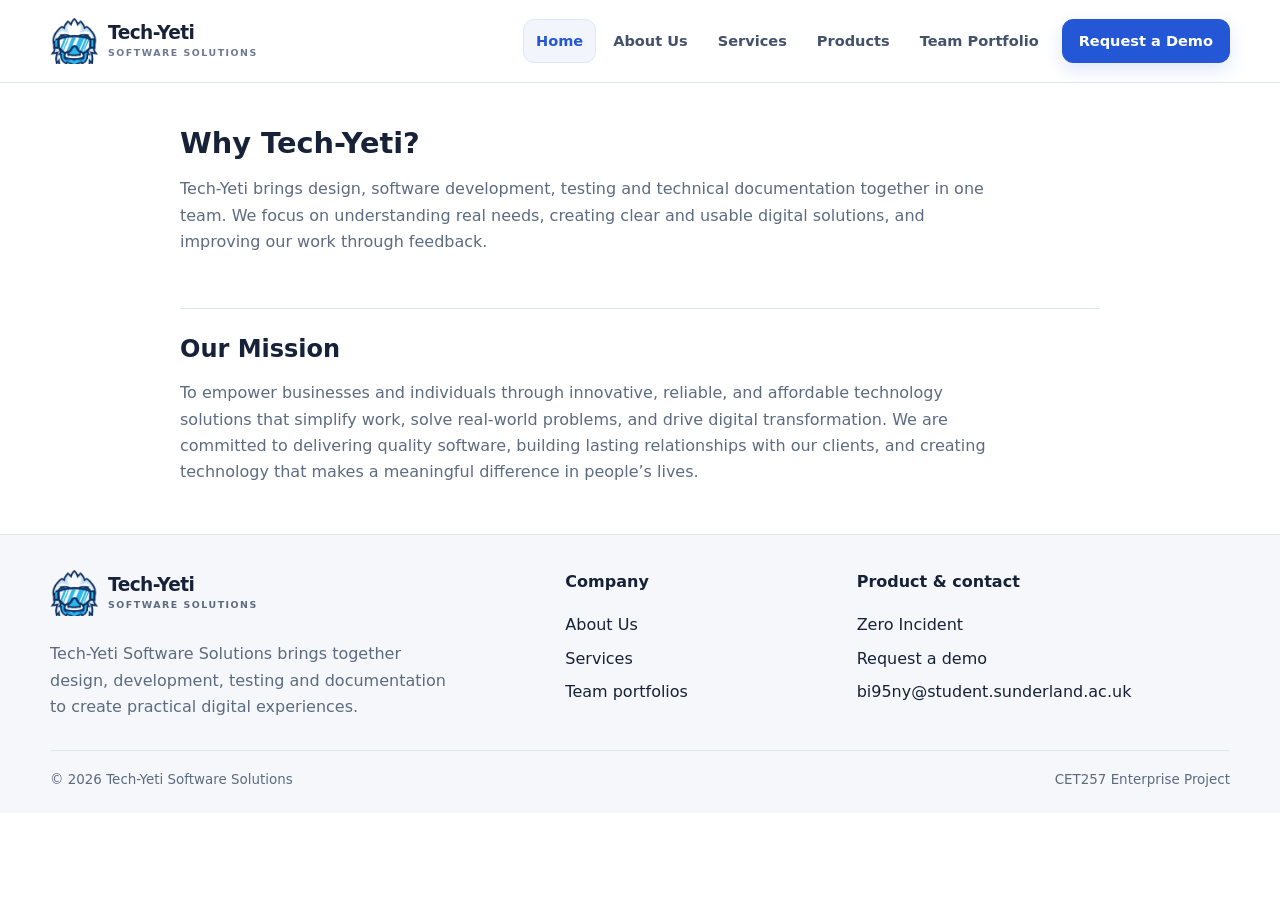
<file: index.html>
<!DOCTYPE html>
<html lang="en">
<head>
  <meta charset="utf-8">
  <meta name="viewport" content="width=device-width, initial-scale=1">
  <title>Tech-Yeti Software Solutions</title>
  <meta name="description" content="Learn about Tech-Yeti Software Solutions and the mission that guides our work.">
  <meta name="theme-color" content="#101a2c">
  <link rel="icon" type="image/png" href="assets/techyeti-logo-mark.png">
  <link rel="stylesheet" href="assets/style.css">
</head>
<body>
  <a class="skip" href="#main">Skip to content</a>
  <header class="site-header">
    <div class="container nav-inner">
      <a class="brand" href="index.html" aria-label="Tech-Yeti Software Solutions home">
        <span class="brand-mark"><img src="assets/techyeti-logo-mark.png" alt="" width="48" height="48"></span>
        <span class="brand-copy">Tech-Yeti<small>Software Solutions</small></span>
      </a>
      <button class="menu-button" type="button" data-menu-button aria-controls="primary-navigation" aria-expanded="false" aria-label="Open navigation">☰</button>
      <nav class="nav" data-nav id="primary-navigation" aria-label="Main navigation">
        <a class="active" aria-current="page" href="index.html">Home</a>
        <a href="about.html">About Us</a>
        <a href="services.html">Services</a>
        <a href="products.html">Products</a>
        <a href="team.html">Team Portfolio</a>
        <a class="nav-cta" href="contact.html">Request a Demo</a>
      </nav>
    </div>
  </header>

  <main id="main" class="home-minimal">
    <section class="home-why-hero" aria-labelledby="why-heading">
      <div class="container home-why-content">
        <h1 id="why-heading">Why Tech-Yeti?</h1>
        <p>Tech-Yeti brings design, software development, testing and technical documentation together in one team. We focus on understanding real needs, creating clear and usable digital solutions, and improving our work through feedback.</p>
      </div>
    </section>

    <section class="home-mission" aria-labelledby="mission-heading">
      <div class="container">
        <div class="home-mission-content">
          <h2 id="mission-heading">Our Mission</h2>
          <p>To empower businesses and individuals through innovative, reliable, and affordable technology solutions that simplify work, solve real-world problems, and drive digital transformation. We are committed to delivering quality software, building lasting relationships with our clients, and creating technology that makes a meaningful difference in people’s lives.</p>
        </div>
      </div>
    </section>
  </main>

  <footer class="footer">
    <div class="container">
      <div class="footer-grid">
        <div>
          <a class="brand" href="index.html" aria-label="Tech-Yeti Software Solutions home">
            <span class="brand-mark"><img src="assets/techyeti-logo-mark.png" alt="" width="48" height="48"></span>
            <span class="brand-copy">Tech-Yeti<small>Software Solutions</small></span>
          </a>
          <p>Tech-Yeti Software Solutions brings together design, development, testing and documentation to create practical digital experiences.</p>
        </div>
        <div class="footer-links">
          <div class="footer-title">Company</div>
          <a href="about.html">About Us</a>
          <a href="services.html">Services</a>
          <a href="team.html">Team portfolios</a>
        </div>
        <div class="footer-links">
          <div class="footer-title">Product &amp; contact</div>
          <a href="products.html">Zero Incident</a>
          <a href="contact.html">Request a demo</a>
          <a href="mailto:bi95ny@student.sunderland.ac.uk">bi95ny@student.sunderland.ac.uk</a>
        </div>
      </div>
      <div class="footer-bottom">
        <span>&copy; <span data-year></span> Tech-Yeti Software Solutions</span>
        <span>CET257 Enterprise Project</span>
      </div>
    </div>
  </footer>
  <script defer src="assets/site.js"></script>
</body>
</html>
</file>
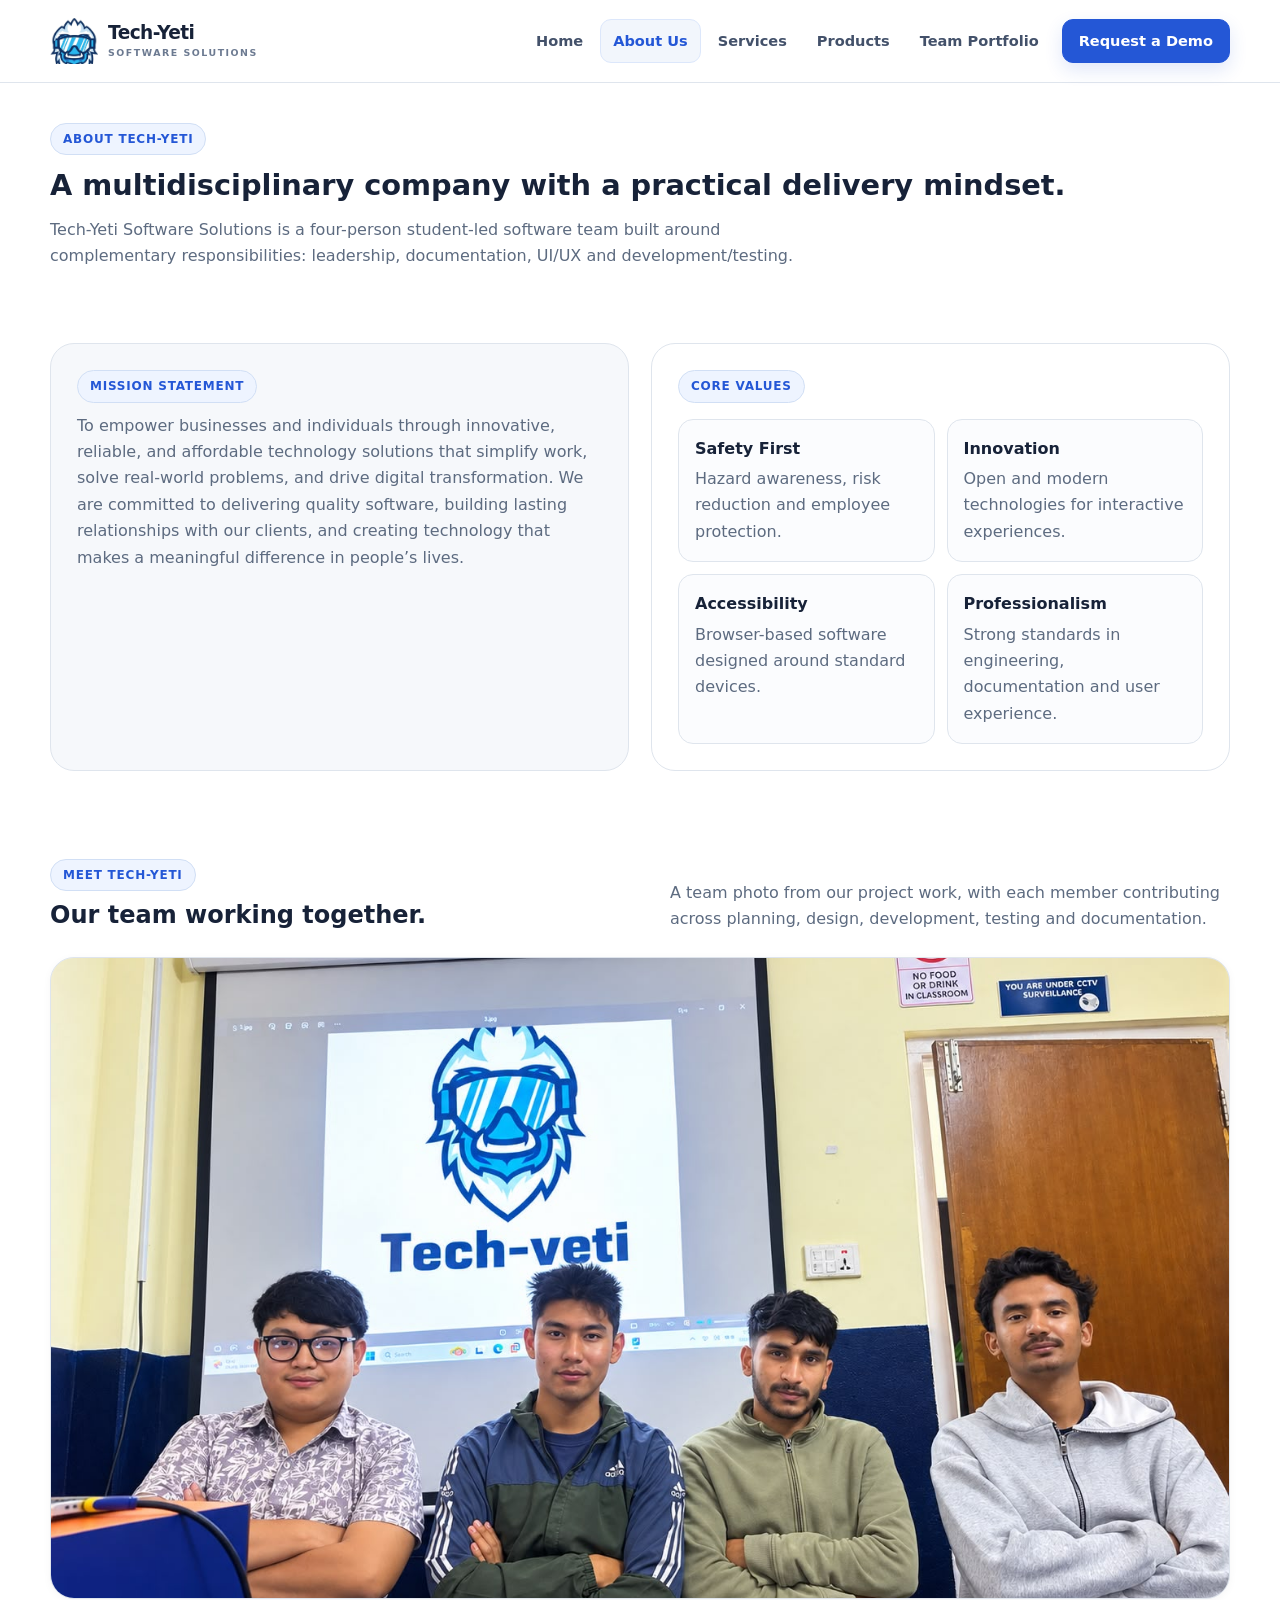
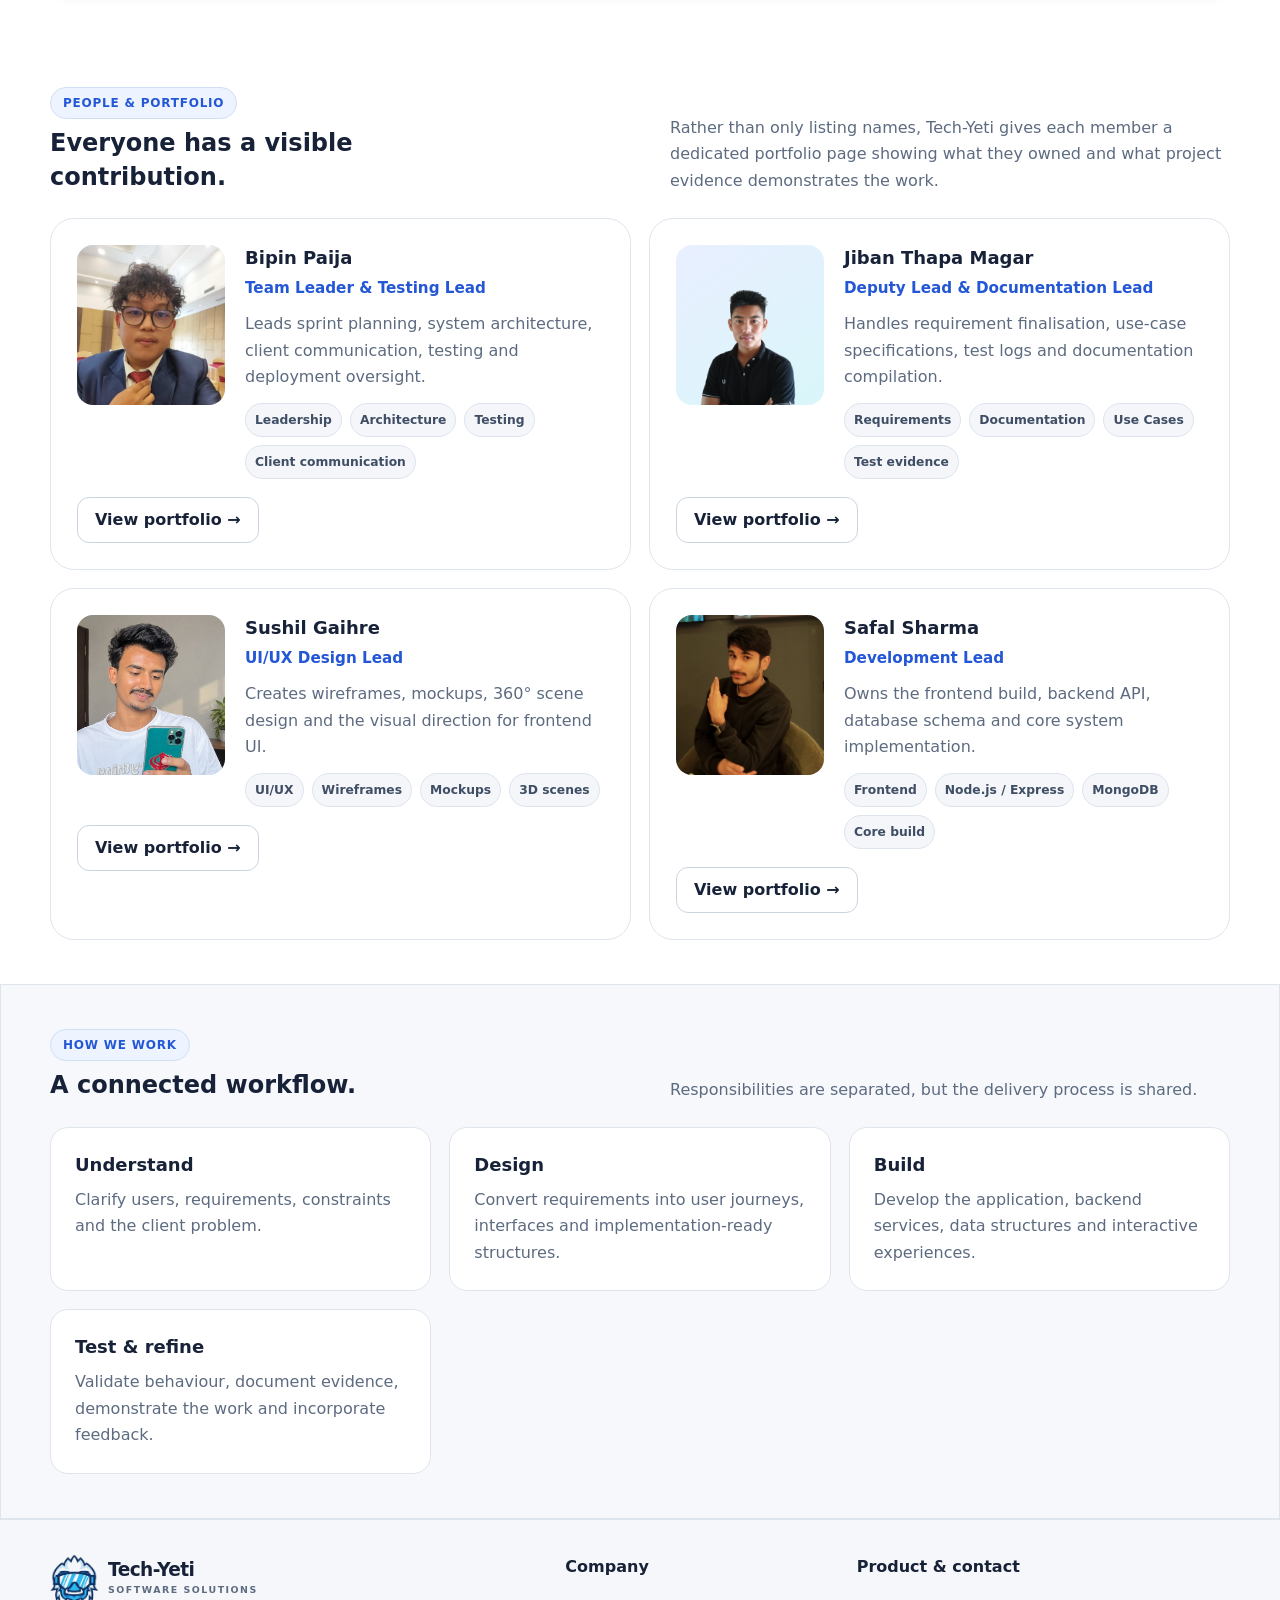
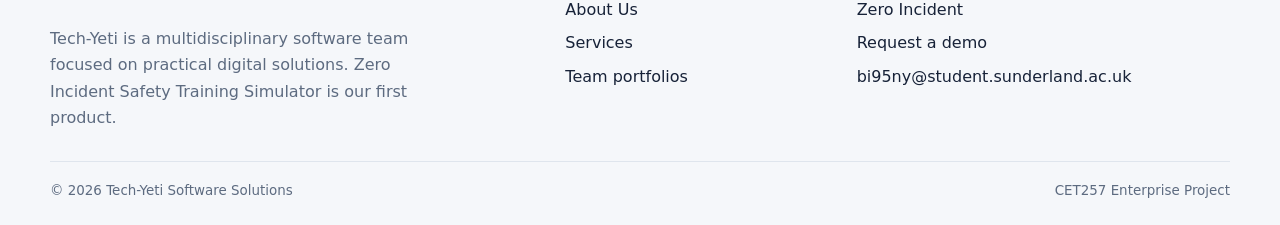
<file: about.html>
<!DOCTYPE html>
<html lang="en">
 <head>
  <meta charset="utf-8"/>
  <meta content="width=device-width,initial-scale=1" name="viewport"/>
  <title>
   About Tech-Yeti | Software Solutions
  </title>
  <meta content="Learn about Tech-Yeti Software Solutions, its mission, core values, team members and collaborative delivery process." name="description"/>
  <meta content="#101a2c" name="theme-color"/>
  <link href="assets/techyeti-logo-mark.png" rel="icon" type="image/png"/>
  <link href="assets/style.css" rel="stylesheet"/>
 </head>
 <body>
  <a class="skip" href="#main">
   Skip to content
  </a>
  <header class="site-header">
   <div class="container nav-inner">
    <a aria-label="Tech-Yeti Software Solutions home" class="brand" href="index.html">
     <span class="brand-mark">
      <img alt="" height="48" src="assets/techyeti-logo-mark.png" width="48"/>
     </span>
     <span class="brand-copy">
      Tech-Yeti
      <small>
       Software Solutions
      </small>
     </span>
    </a>
    <button aria-controls="primary-navigation" aria-expanded="false" aria-label="Open navigation" class="menu-button" data-menu-button="" type="button">
     ☰
    </button>
    <nav aria-label="Main navigation" class="nav" data-nav="" id="primary-navigation">
     <a href="index.html">
      Home
     </a>
     <a aria-current="page" class="active" href="about.html">
      About Us
     </a>
     <a href="services.html">
      Services
     </a>
     <a href="products.html">
      Products
     </a>
     <a href="team.html">
      Team Portfolio
     </a>
     <a class="nav-cta" href="contact.html">
      Request a Demo
     </a>
    </nav>
   </div>
  </header>
  <main id="main">
   <section class="page-hero">
    <div class="container">
     <span class="eyebrow">
      About Tech-Yeti
     </span>
     <h1>
      A multidisciplinary company with a practical delivery mindset.
     </h1>
     <p>
      Tech-Yeti Software Solutions is a four-person student-led software team built around complementary responsibilities: leadership, documentation, UI/UX and development/testing.
     </p>
    </div>
   </section>
   <section class="section">
    <div class="container split">
     <div class="panel dark">
      <span class="eyebrow">
       Mission statement
      </span>
      <p class="mission-copy">
       To empower businesses and individuals through innovative, reliable, and affordable technology solutions that simplify work, solve real-world problems, and drive digital transformation. We are committed to delivering quality software, building lasting relationships with our clients, and creating technology that makes a meaningful difference in people’s lives.
      </p>
     </div>
     <div class="panel">
      <span class="eyebrow">
       Core values
      </span>
      <div class="values">
       <div class="value">
        <strong>
         Safety First
        </strong>
        <p>
         Hazard awareness, risk reduction and employee protection.
        </p>
       </div>
       <div class="value">
        <strong>
         Innovation
        </strong>
        <p>
         Open and modern technologies for interactive experiences.
        </p>
       </div>
       <div class="value">
        <strong>
         Accessibility
        </strong>
        <p>
         Browser-based software designed around standard devices.
        </p>
       </div>
       <div class="value">
        <strong>
         Professionalism
        </strong>
        <p>
         Strong standards in engineering, documentation and user experience.
        </p>
       </div>
      </div>
     </div>
    </div>
   </section>
   <section class="section team-photo-section">
    <div class="container">
     <div class="section-header">
      <div>
       <span class="eyebrow">
        Meet Tech-Yeti
       </span>
       <h2>
        Our team working together.
       </h2>
      </div>
      <p>
       A team photo from our project work, with each member contributing across planning, design, development, testing and documentation.
      </p>
     </div>
     <div class="team-photo-frame">
      <img alt="Tech-Yeti team together with the company logo displayed behind them" decoding="async" loading="lazy" src="assets/team/tech-yeti-team.jpeg"/>
     </div>
    </div>
   </section>
   <section class="section" id="team">
    <div class="container">
     <div class="section-header">
      <div>
       <span class="eyebrow">
        People &amp; portfolio
       </span>
       <h2>
        Everyone has a visible contribution.
       </h2>
      </div>
      <p>
       Rather than only listing names, Tech-Yeti gives each member a dedicated portfolio page showing what they owned and what project evidence demonstrates the work.
      </p>
     </div>
     <div class="team-profile-grid">
      <article class="panel">
       <div class="profile-card-visual">
        <div class="avatar avatar-photo">
         <img alt="Bipin Paija" decoding="async" loading="lazy" src="assets/team/portfolio/bipin-paija.jpg"/>
        </div>
        <div>
         <h3 class="no-top-margin">
          Bipin Paija
         </h3>
         <div class="role">
          Team Leader &amp; Testing Lead
         </div>
         <p class="muted">
          Leads sprint planning, system architecture, client communication, testing and deployment oversight.
         </p>
         <div class="skill-list">
          <span class="skill">
           Leadership
          </span>
          <span class="skill">
           Architecture
          </span>
          <span class="skill">
           Testing
          </span>
          <span class="skill">
           Client communication
          </span>
         </div>
        </div>
       </div>
       <div class="actions">
        <a class="btn btn-ghost" href="team/bipin-paija.html">
         View portfolio &rarr;
        </a>
       </div>
      </article>
      <article class="panel">
       <div class="profile-card-visual">
        <div class="avatar avatar-photo">
         <img alt="Jiban Thapa Magar" decoding="async" loading="lazy" src="assets/team/portfolio/jiban-thapa-magar.png"/>
        </div>
        <div>
         <h3 class="no-top-margin">
          Jiban Thapa Magar
         </h3>
         <div class="role">
          Deputy Lead &amp; Documentation Lead
         </div>
         <p class="muted">
          Handles requirement finalisation, use-case specifications, test logs and documentation compilation.
         </p>
         <div class="skill-list">
          <span class="skill">
           Requirements
          </span>
          <span class="skill">
           Documentation
          </span>
          <span class="skill">
           Use Cases
          </span>
          <span class="skill">
           Test evidence
          </span>
         </div>
        </div>
       </div>
       <div class="actions">
        <a class="btn btn-ghost" href="team/jiban-thapa-magar.html">
         View portfolio &rarr;
        </a>
       </div>
      </article>
      <article class="panel">
       <div class="profile-card-visual">
        <div class="avatar avatar-photo">
         <img alt="Sushil Gaihre" decoding="async" loading="lazy" src="assets/team/portfolio/sushil-gaihre.jpg"/>
        </div>
        <div>
         <h3 class="no-top-margin">
          Sushil Gaihre
         </h3>
         <div class="role">
          UI/UX Design Lead
         </div>
         <p class="muted">
          Creates wireframes, mockups, 360&deg; scene design and the visual direction for frontend UI.
         </p>
         <div class="skill-list">
          <span class="skill">
           UI/UX
          </span>
          <span class="skill">
           Wireframes
          </span>
          <span class="skill">
           Mockups
          </span>
          <span class="skill">
           3D scenes
          </span>
         </div>
        </div>
       </div>
       <div class="actions">
        <a class="btn btn-ghost" href="team/sushil-gaihre.html">
         View portfolio &rarr;
        </a>
       </div>
      </article>
      <article class="panel">
       <div class="profile-card-visual">
        <div class="avatar avatar-photo">
         <img alt="Safal Sharma" decoding="async" loading="lazy" src="assets/team/portfolio/safal-sharma.jpg"/>
        </div>
        <div>
         <h3 class="no-top-margin">
          Safal Sharma
         </h3>
         <div class="role">
          Development Lead
         </div>
         <p class="muted">
          Owns the frontend build, backend API, database schema and core system implementation.
         </p>
         <div class="skill-list">
          <span class="skill">
           Frontend
          </span>
          <span class="skill">
           Node.js / Express
          </span>
          <span class="skill">
           MongoDB
          </span>
          <span class="skill">
           Core build
          </span>
         </div>
        </div>
       </div>
       <div class="actions">
        <a class="btn btn-ghost" href="team/safal-sharma.html">
         View portfolio &rarr;
        </a>
       </div>
      </article>
     </div>
    </div>
   </section>
   <section class="section band">
    <div class="container">
     <div class="section-header">
      <div>
       <span class="eyebrow">
        How we work
       </span>
       <h2>
        A connected workflow.
       </h2>
      </div>
      <p>
       Responsibilities are separated, but the delivery process is shared.
      </p>
     </div>
     <div class="cards">
      <article class="card">
       <h3>
        Understand
       </h3>
       <p>
        Clarify users, requirements, constraints and the client problem.
       </p>
      </article>
      <article class="card">
       <h3>
        Design
       </h3>
       <p>
        Convert requirements into user journeys, interfaces and implementation-ready structures.
       </p>
      </article>
      <article class="card">
       <h3>
        Build
       </h3>
       <p>
        Develop the application, backend services, data structures and interactive experiences.
       </p>
      </article>
      <article class="card">
       <h3>
        Test &amp; refine
       </h3>
       <p>
        Validate behaviour, document evidence, demonstrate the work and incorporate feedback.
       </p>
      </article>
     </div>
    </div>
   </section>
  </main>
  <footer class="footer">
   <div class="container">
    <div class="footer-grid">
     <div>
      <a class="brand" href="index.html">
       <span class="brand-mark">
        <img alt="" height="48" src="assets/techyeti-logo-mark.png" width="48"/>
       </span>
       <span class="brand-copy">
        Tech-Yeti
        <small>
         Software Solutions
        </small>
       </span>
      </a>
      <p>
       Tech-Yeti is a multidisciplinary software team focused on practical digital solutions. Zero Incident Safety Training Simulator is our first product.
      </p>
     </div>
     <div class="footer-links">
      <div class="footer-title">
       Company
      </div>
      <a href="about.html">
       About Us
      </a>
      <a href="services.html">
       Services
      </a>
      <a href="team.html">
       Team portfolios
      </a>
     </div>
     <div class="footer-links">
      <div class="footer-title">
       Product &amp; contact
      </div>
      <a href="products.html">
       Zero Incident
      </a>
      <a href="contact.html">
       Request a demo
      </a>
      <a href="mailto:bi95ny@student.sunderland.ac.uk">
       bi95ny@student.sunderland.ac.uk
      </a>
     </div>
    </div>
    <div class="footer-bottom">
     <span>
      &copy;
      <span data-year="">
      </span>
      Tech-Yeti Software Solutions
     </span>
     <span>
      CET257 Enterprise Project
     </span>
    </div>
   </div>
  </footer>
  <script defer="True" src="assets/site.js">
  </script>
 </body>
</html>
</file>
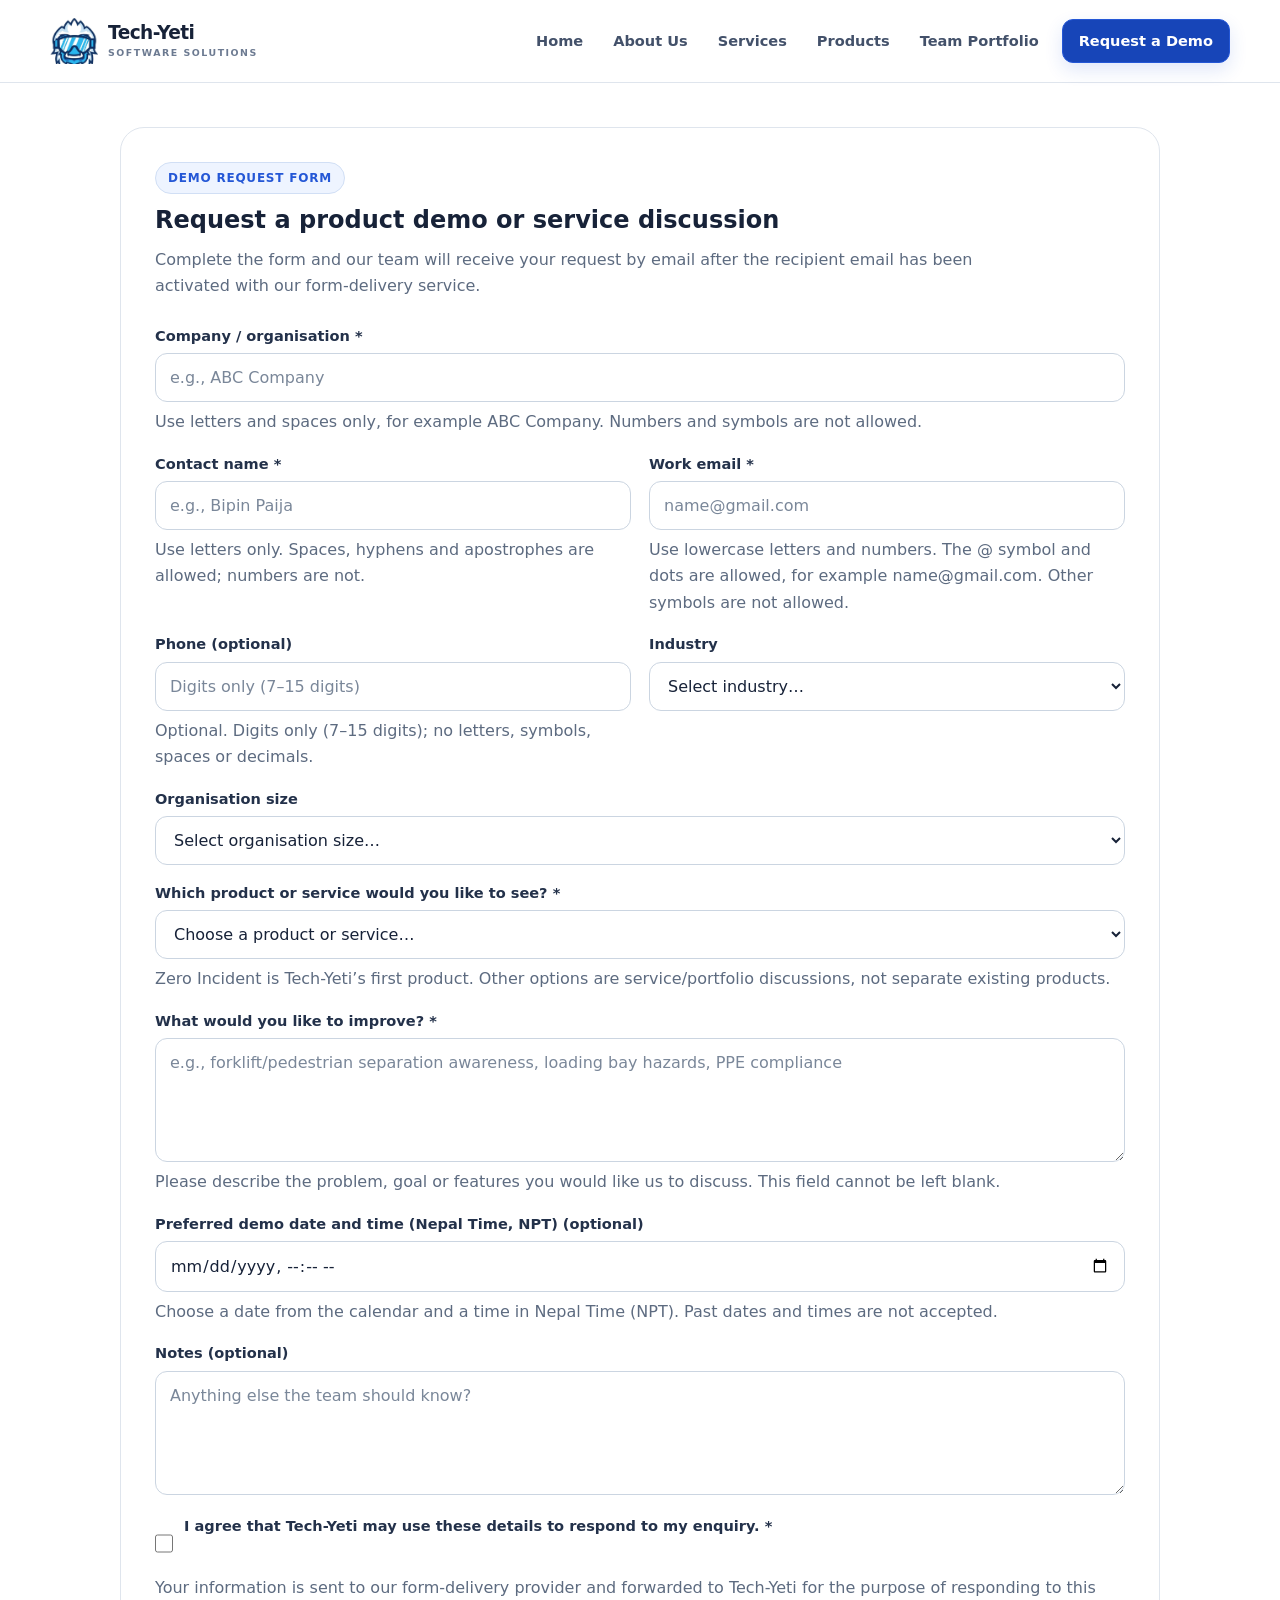
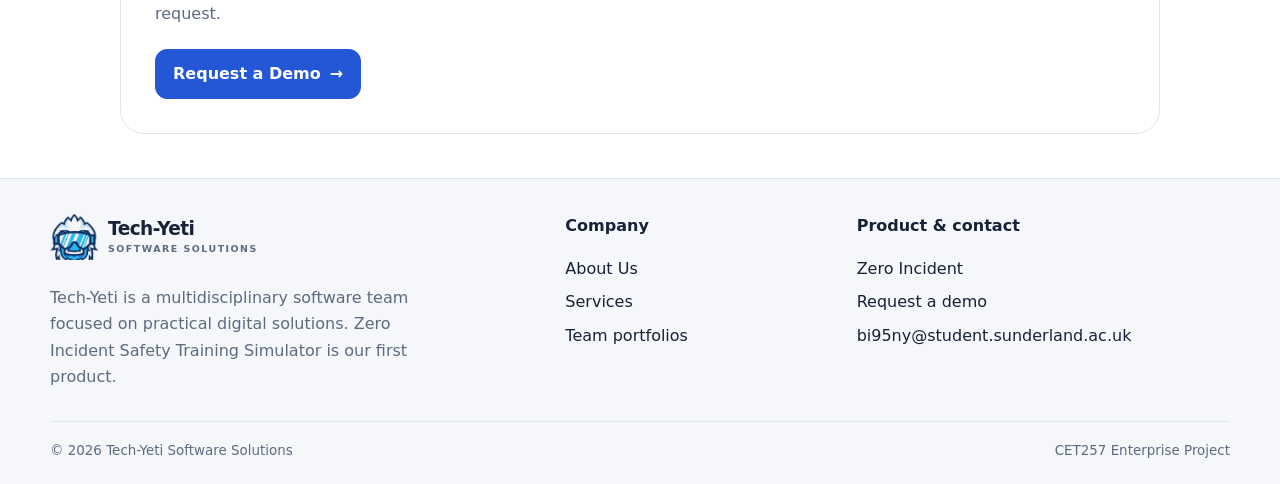
<file: contact.html>
<!DOCTYPE html>
<html lang="en">
<head>
  <meta charset="utf-8"/>
  <meta content="width=device-width,initial-scale=1" name="viewport"/>
  <meta content="Request a product prototype or discuss a Tech-Yeti software service or project." name="description"/>
  <title>Request a Demo | Tech-Yeti Software Solutions</title>
  <meta content="#101a2c" name="theme-color"/>
  <link href="assets/techyeti-logo-mark.png" rel="icon" type="image/png"/>
  <link href="assets/style.css" rel="stylesheet"/>
</head>

<body>
  <a class="skip" href="#main">Skip to content</a>

  <header class="site-header">
    <div class="container nav-inner">
      <a aria-label="Tech-Yeti Software Solutions home" class="brand" href="index.html">
        <span class="brand-mark">
          <img alt="" height="48" src="assets/techyeti-logo-mark.png" width="48"/>
        </span>
        <span class="brand-copy">
          Tech-Yeti
          <small>Software Solutions</small>
        </span>
      </a>

      <button
        aria-controls="primary-navigation"
        aria-expanded="false"
        aria-label="Open navigation"
        class="menu-button"
        data-menu-button
        type="button">☰</button>

      <nav aria-label="Main navigation" class="nav" data-nav id="primary-navigation">
        <a href="index.html">Home</a>
        <a href="about.html">About Us</a>
        <a href="services.html">Services</a>
        <a href="products.html">Products</a>
        <a href="team.html">Team Portfolio</a>
        <a aria-current="page" class="active nav-cta" href="contact.html">
          Request a Demo
        </a>
      </nav>
    </div>
  </header>

  <main id="main">
    <section class="section">
      <div class="container">
        <div class="form-card contact-form-wide">
          <span class="eyebrow">Demo request form</span>

          <h2 class="panel-heading">
            Request a product demo or service discussion
          </h2>

          <p class="muted form-intro">
            Complete the form and our team will receive your request by
            email after the recipient email has been activated with our
            form-delivery service.
          </p>

          <form
            action="https://formsubmit.co/bi95ny@student.sunderland.ac.uk"
            id="demoRequestForm"
            method="POST">

            <input name="_subject" type="hidden" value="Tech-Yeti demo request"/>
            <input name="_template" type="hidden" value="table"/>
            <input name="_next" type="hidden" value="https://thapamagarjiban.github.io/contact.html"/>

            <div class="form-grid">

              <!-- Company: letters and spaces only -->
              <div class="field full">
                <label for="company">
                  Company / organisation <span aria-hidden="true">*</span>
                </label>

                <input
                  autocomplete="organization"
                  id="company"
                  maxlength="150"
                  name="company"
                  pattern="(?=.*[A-Za-zÀ-ÖØ-öø-ÿ])[A-Za-zÀ-ÖØ-öø-ÿ ]+"
                  title="Use letters and spaces only. Numbers and symbols are not allowed."
                  placeholder="e.g., ABC Company"
                  required
                  aria-describedby="companyHelp"/>

                <p class="field-note" id="companyHelp">
                  Use letters and spaces only, for example ABC Company.
                  Numbers and symbols are not allowed.
                </p>
              </div>

              <!-- Contact name -->
              <div class="field">
                <label for="name">
                  Contact name <span aria-hidden="true">*</span>
                </label>

                <input
                  autocomplete="name"
                  id="name"
                  maxlength="120"
                  name="name"
                  pattern="(?=.*[A-Za-zÀ-ÖØ-öø-ÿ])[A-Za-zÀ-ÖØ-öø-ÿ' -]+"
                  title="Use letters, spaces, hyphens and apostrophes only."
                  placeholder="e.g., Bipin Paija"
                  required
                  aria-describedby="nameHelp"/>

                <p class="field-note" id="nameHelp">
                  Use letters only. Spaces, hyphens and apostrophes are allowed;
                  numbers are not.
                </p>
              </div>

              <!-- Email: lowercase letters and numbers, @ and dots -->
              <div class="field">
                <label for="email">
                  Work email <span aria-hidden="true">*</span>
                </label>

                <input
                  autocomplete="email"
                  id="email"
                  maxlength="254"
                  name="email"
                  placeholder="name@gmail.com"
                  pattern="[a-z0-9]+(\.[a-z0-9]+)*@[a-z0-9]+(\.[a-z0-9]+)+"
                  title="Use lowercase letters and numbers, with @ and dots only, for example name@gmail.com. Capital letters and other symbols are not allowed."
                  required
                  type="email"
                  aria-describedby="emailHelp"/>

                <p class="field-note" id="emailHelp">
                  Use lowercase letters and numbers. The @ symbol and dots
                  are allowed, for example name@gmail.com. Other symbols are
                  not allowed.
                </p>
              </div>

              <!-- Phone: digits only -->
              <div class="field">
                <label for="phone">Phone (optional)</label>

                <input
                  autocomplete="tel"
                  inputmode="numeric"
                  id="phone"
                  maxlength="15"
                  minlength="7"
                  name="phone"
                  pattern="[0-9]{7,15}"
                  placeholder="Digits only (7–15 digits)"
                  title="Enter 7 to 15 digits only. Do not use +, spaces, letters or decimal points."
                  type="tel"
                  aria-describedby="phoneHelp"/>

                <p class="field-note" id="phoneHelp">
                  Optional. Digits only (7–15 digits); no letters, symbols,
                  spaces or decimals.
                </p>
              </div>

              <!-- Industry -->
              <div class="field">
                <label for="industry">Industry</label>

                <select id="industry" name="industry">
                  <option value="">Select industry…</option>
                  <option>Logistics &amp; warehousing</option>
                  <option>Automotive</option>
                  <option>Manufacturing</option>
                  <option>Education</option>
                  <option>Healthcare</option>
                  <option>Retail &amp; distribution</option>
                  <option>Technology / software</option>
                  <option>Construction</option>
                  <option>Other</option>
                </select>
              </div>

              <!-- Organisation size -->
              <div class="field full">
                <label for="organisationSize">Organisation size</label>

                <select id="organisationSize" name="organisationSize">
                  <option value="">Select organisation size…</option>
                  <option>1–10 employees</option>
                  <option>11–50 employees</option>
                  <option>51–200 employees</option>
                  <option>201–1,000 employees</option>
                  <option>More than 1,000 employees</option>
                </select>
              </div>

              <!-- Requested product or service -->
              <div class="field full">
                <label for="requestedDemo">
                  Which product or service would you like to see?
                  <span aria-hidden="true">*</span>
                </label>

                <select id="requestedDemo" name="requestedDemo" required>
                  <option disabled selected value="">
                    Choose a product or service…
                  </option>
                  <option value="Zero Incident Safety Training Simulator — first product demo">
                    Zero Incident Safety Training Simulator — first product demo
                  </option>
                  <option value="Tech-Yeti company portfolio and services walkthrough">
                    Tech-Yeti company portfolio and services walkthrough
                  </option>
                  <option value="Web / application development discussion">
                    Web / application development discussion
                  </option>
                  <option value="UI/UX and interactive 3D discussion">
                    UI/UX and interactive 3D discussion
                  </option>
                  <option value="Backend and data systems discussion">
                    Backend and data systems discussion
                  </option>
                  <option value="QA, testing and security discussion">
                    QA, testing and security discussion
                  </option>
                  <option value="Other / custom project discussion">
                    Other / custom project discussion
                  </option>
                </select>

                <p class="field-note">
                  Zero Incident is Tech-Yeti’s first product. Other options are
                  service/portfolio discussions, not separate existing products.
                </p>
              </div>

              <!-- Requirements -->
              <div class="field full">
                <label for="requirements">
                  What would you like to improve?
                  <span aria-hidden="true">*</span>
                </label>

                <textarea
                  id="requirements"
                  maxlength="3000"
                  minlength="1"
                  name="requirements"
                  placeholder="e.g., forklift/pedestrian separation awareness, loading bay hazards, PPE compliance"
                  required
                  rows="4"></textarea>

                <p class="field-note">
                  Please describe the problem, goal or features you would like
                  us to discuss. This field cannot be left blank.
                </p>
              </div>

              <!-- Calendar and time picker -->
              <div class="field full">
                <label for="preferredTime">
                  Preferred demo date and time (Nepal Time, NPT) (optional)
                </label>

                <input
                  aria-describedby="preferredTimeHelp"
                  id="preferredTime"
                  name="preferredTime"
                  type="datetime-local"
                  step="60"/>

                <p class="field-note" id="preferredTimeHelp">
                  Choose a date from the calendar and a time in Nepal Time (NPT).
                  Past dates and times are not accepted.
                </p>
              </div>

              <!-- Notes -->
              <div class="field full">
                <label for="notes">Notes (optional)</label>

                <textarea
                  id="notes"
                  maxlength="2000"
                  name="notes"
                  placeholder="Anything else the team should know?"
                  rows="3"></textarea>
              </div>

              <!-- Consent -->
              <div class="field full consent-field">
                <label class="consent-label">
                  <input
                    id="consent"
                    name="consent"
                    required
                    type="checkbox"
                    value="I agree that Tech-Yeti may use these details to respond to my enquiry."/>

                  <span>
                    I agree that Tech-Yeti may use these details to respond
                    to my enquiry.
                    <span aria-hidden="true">*</span>
                  </span>
                </label>

                <p class="field-note">
                  Your information is sent to our form-delivery provider and
                  forwarded to Tech-Yeti for the purpose of responding to this request.
                </p>
              </div>

              <!-- Spam protection: leave empty -->
              <div aria-hidden="true" class="honeypot-field">
                <label for="_honey">Leave this field empty</label>
                <input
                  autocomplete="off"
                  id="_honey"
                  name="_honey"
                  tabindex="-1"
                  type="text"/>
              </div>
            </div>

            <button class="btn btn-primary" id="demoSubmit" type="submit">
              Request a Demo
              <span aria-hidden="true">&rarr;</span>
            </button>

            <div
              aria-live="polite"
              class="notice"
              hidden
              id="demoStatus"
              role="status"></div>
          </form>
        </div>
      </div>
    </section>
  </main>

  <footer class="footer">
    <div class="container">
      <div class="footer-grid">
        <div>
          <a class="brand" href="index.html">
            <span class="brand-mark">
              <img alt="" height="48" src="assets/techyeti-logo-mark.png" width="48"/>
            </span>
            <span class="brand-copy">
              Tech-Yeti
              <small>Software Solutions</small>
            </span>
          </a>

          <p>
            Tech-Yeti is a multidisciplinary software team focused on
            practical digital solutions. Zero Incident Safety Training
            Simulator is our first product.
          </p>
        </div>

        <div class="footer-links">
          <div class="footer-title">Company</div>
          <a href="about.html">About Us</a>
          <a href="services.html">Services</a>
          <a href="team.html">Team portfolios</a>
        </div>

        <div class="footer-links">
          <div class="footer-title">Product &amp; contact</div>
          <a href="products.html">Zero Incident</a>
          <a href="contact.html">Request a demo</a>
          <a href="mailto:bi95ny@student.sunderland.ac.uk">
            bi95ny@student.sunderland.ac.uk
          </a>
        </div>
      </div>

      <div class="footer-bottom">
        <span>
          &copy; <span data-year></span> Tech-Yeti Software Solutions
        </span>
        <span>CET257 Enterprise Project</span>
      </div>
    </div>
  </footer>

  <script defer src="assets/site.js"></script>
  <script defer src="assets/demo-request.js"></script>
</body>
</html>
</file>
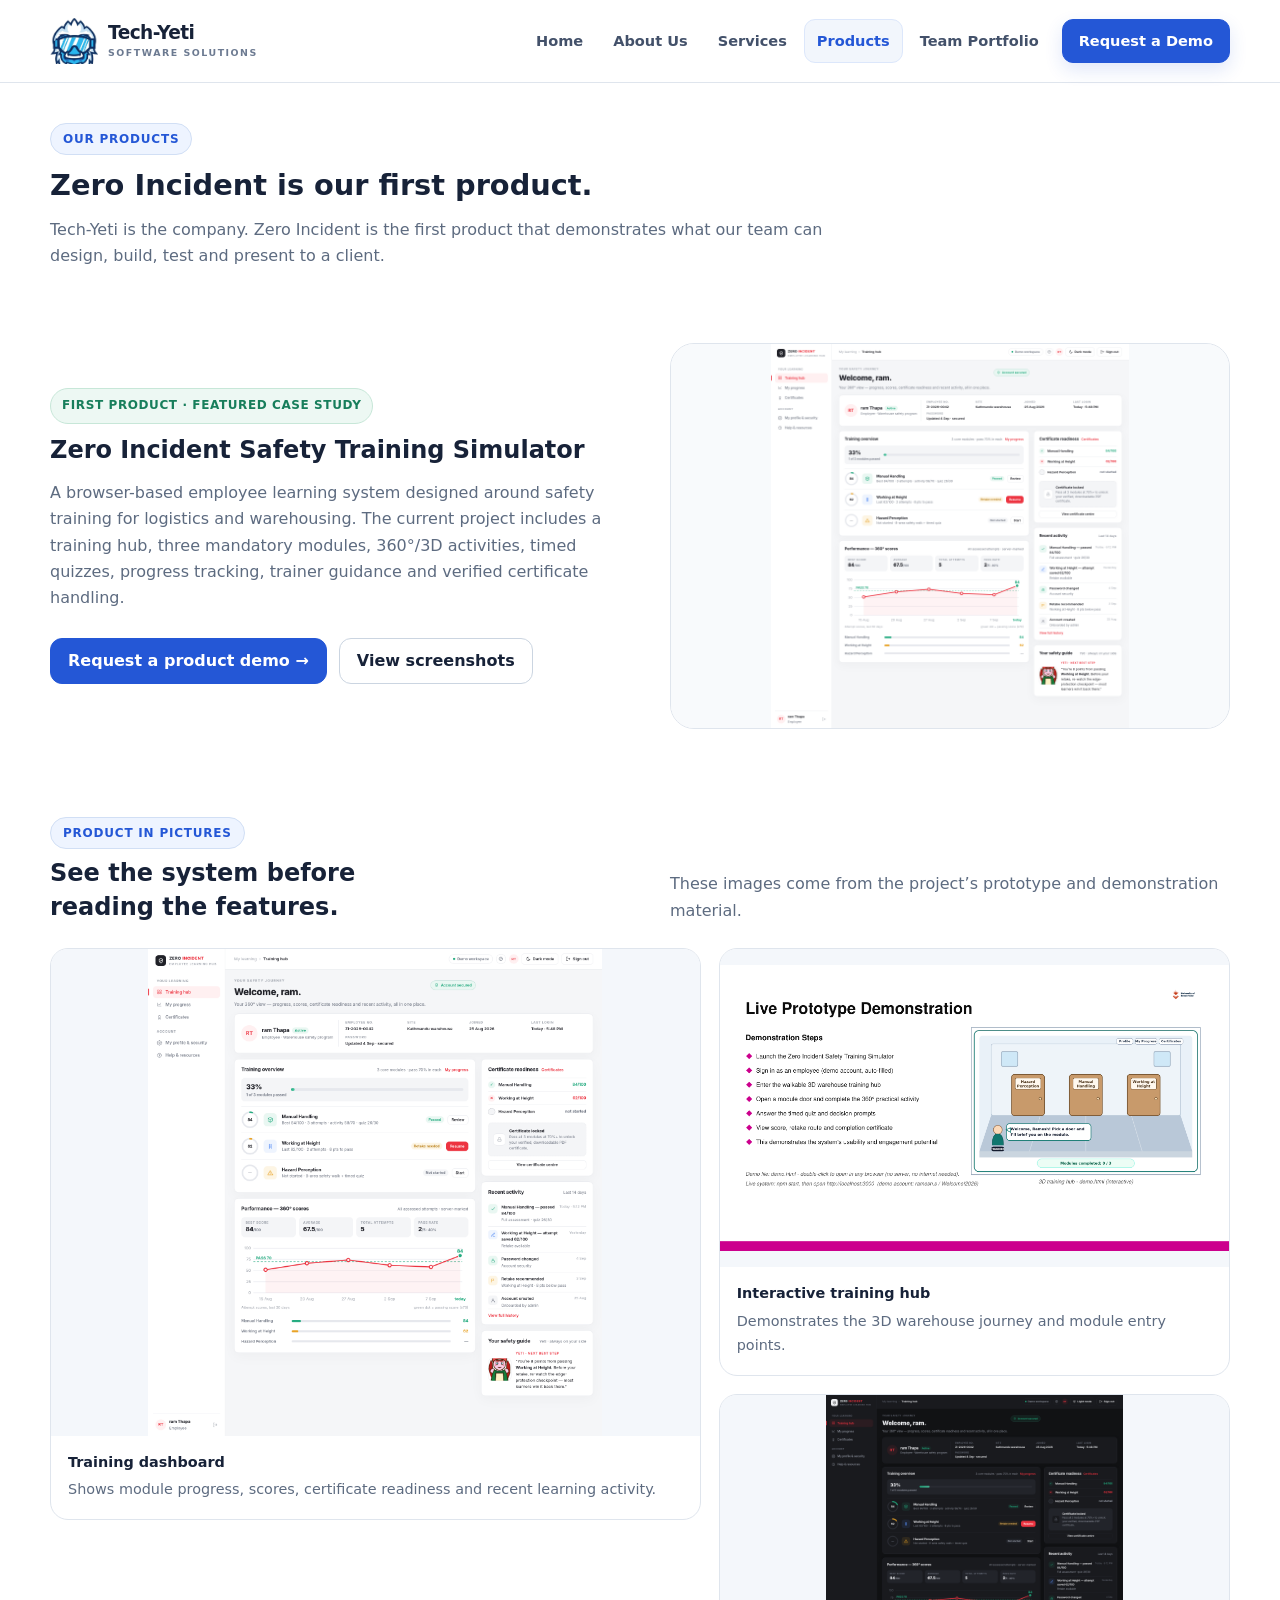
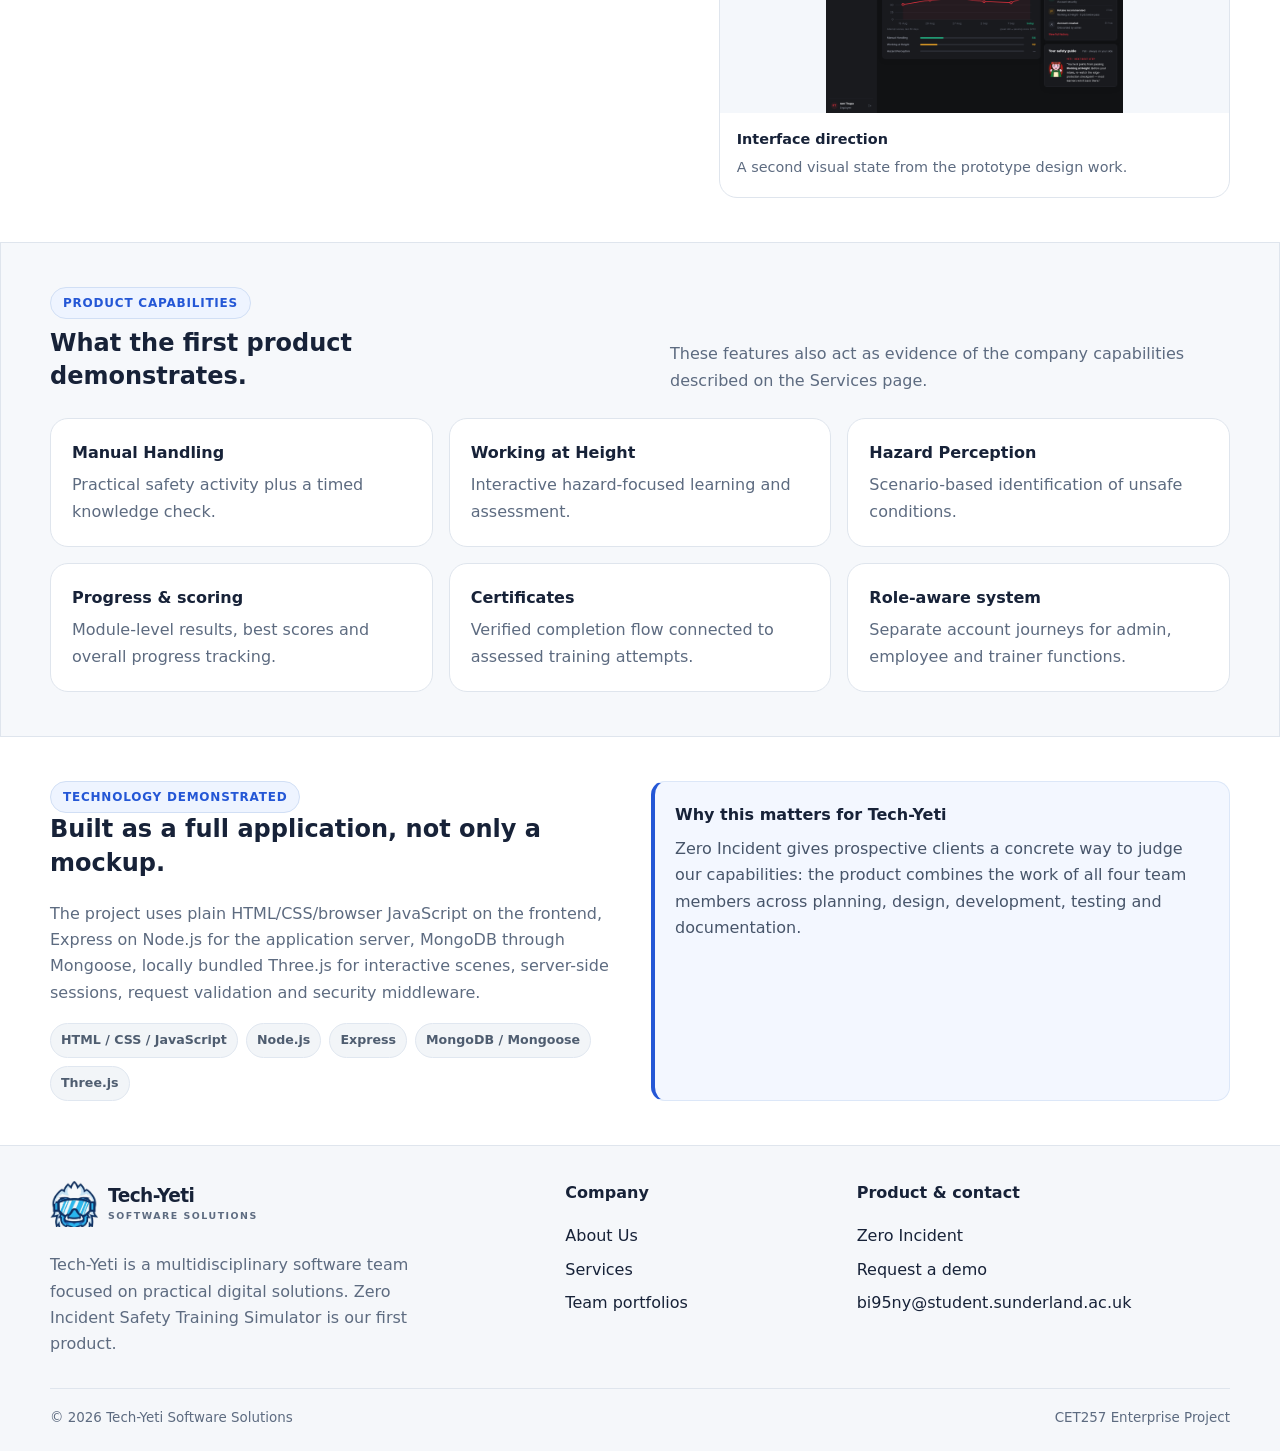
<file: products.html>
<!DOCTYPE html>
<html lang="en">
 <head>
  <meta charset="utf-8"/>
  <meta content="width=device-width,initial-scale=1" name="viewport"/>
  <title>
   Products | Tech-Yeti Software Solutions
  </title>
  <meta content="Discover Zero Incident Safety Training Simulator, the first Tech-Yeti product, and explore its prototype screenshots and features." name="description"/>
  <meta content="#101a2c" name="theme-color"/>
  <link href="assets/techyeti-logo-mark.png" rel="icon" type="image/png"/>
  <link href="assets/style.css" rel="stylesheet"/>
 </head>
 <body>
  <a class="skip" href="#main">
   Skip to content
  </a>
  <header class="site-header">
   <div class="container nav-inner">
    <a aria-label="Tech-Yeti Software Solutions home" class="brand" href="index.html">
     <span class="brand-mark">
      <img alt="" height="48" src="assets/techyeti-logo-mark.png" width="48"/>
     </span>
     <span class="brand-copy">
      Tech-Yeti
      <small>
       Software Solutions
      </small>
     </span>
    </a>
    <button aria-controls="primary-navigation" aria-expanded="false" aria-label="Open navigation" class="menu-button" data-menu-button="" type="button">
     ☰
    </button>
    <nav aria-label="Main navigation" class="nav" data-nav="" id="primary-navigation">
     <a href="index.html">
      Home
     </a>
     <a href="about.html">
      About Us
     </a>
     <a href="services.html">
      Services
     </a>
     <a aria-current="page" class="active" href="products.html">
      Products
     </a>
     <a href="team.html">
      Team Portfolio
     </a>
     <a class="nav-cta" href="contact.html">
      Request a Demo
     </a>
    </nav>
   </div>
  </header>
  <main id="main">
   <section class="page-hero">
    <div class="container">
     <span class="eyebrow">
      Our Products
     </span>
     <h1>
      Zero Incident is our first product.
     </h1>
     <p>
      Tech-Yeti is the company. Zero Incident is the first product that demonstrates what our team can design, build, test and present to a client.
     </p>
    </div>
   </section>
   <section class="section">
    <div class="container">
     <div class="product-hero">
      <div class="product-hero-copy">
       <span class="product-badge">
        First product &middot; featured case study
       </span>
       <h2 class="product-title">
        Zero Incident Safety Training Simulator
       </h2>
       <p class="muted">
        A browser-based employee learning system designed around safety training for logistics and warehousing. The current project includes a training hub, three mandatory modules, 360&deg;/3D activities, timed quizzes, progress tracking, trainer guidance and verified certificate handling.
       </p>
       <div class="actions">
        <a class="btn btn-primary" href="contact.html">
         Request a product demo &rarr;
        </a>
        <a class="btn btn-ghost" href="#screenshots">
         View screenshots
        </a>
       </div>
      </div>
      <div class="product-shot">
       <img alt="Zero Incident employee training dashboard" data-lightbox="" src="assets/product/zero-incident-dashboard.png"/>
      </div>
     </div>
    </div>
   </section>
   <section class="section" id="screenshots">
    <div class="container">
     <div class="section-header">
      <div>
       <span class="eyebrow">
        Product in pictures
       </span>
       <h2>
        See the system before reading the features.
       </h2>
      </div>
      <p>
       These images come from the project&rsquo;s prototype and demonstration material.
      </p>
     </div>
     <div class="product-gallery">
      <article class="gallery-card large">
       <img alt="Zero Incident learning dashboard" data-lightbox="" src="assets/product/zero-incident-dashboard.png"/>
       <div class="gallery-caption">
        <strong>
         Training dashboard
        </strong>
        <span>
         Shows module progress, scores, certificate readiness and recent learning activity.
        </span>
       </div>
      </article>
      <article class="gallery-card">
       <img alt="Zero Incident live prototype demonstration" data-lightbox="" src="assets/product/zero-incident-live-demo.png"/>
       <div class="gallery-caption">
        <strong>
         Interactive training hub
        </strong>
        <span>
         Demonstrates the 3D warehouse journey and module entry points.
        </span>
       </div>
      </article>
      <article class="gallery-card">
       <img alt="Zero Incident dark UI prototype" data-lightbox="" src="assets/product/zero-incident-dark-ui.png"/>
       <div class="gallery-caption">
        <strong>
         Interface direction
        </strong>
        <span>
         A second visual state from the prototype design work.
        </span>
       </div>
      </article>
     </div>
    </div>
   </section>
   <section class="section band">
    <div class="container">
     <div class="section-header">
      <div>
       <span class="eyebrow">
        Product capabilities
       </span>
       <h2>
        What the first product demonstrates.
       </h2>
      </div>
      <p>
       These features also act as evidence of the company capabilities described on the Services page.
      </p>
     </div>
     <div class="product-features">
      <article class="feature">
       <strong>
        Manual Handling
       </strong>
       <p>
        Practical safety activity plus a timed knowledge check.
       </p>
      </article>
      <article class="feature">
       <strong>
        Working at Height
       </strong>
       <p>
        Interactive hazard-focused learning and assessment.
       </p>
      </article>
      <article class="feature">
       <strong>
        Hazard Perception
       </strong>
       <p>
        Scenario-based identification of unsafe conditions.
       </p>
      </article>
      <article class="feature">
       <strong>
        Progress &amp; scoring
       </strong>
       <p>
        Module-level results, best scores and overall progress tracking.
       </p>
      </article>
      <article class="feature">
       <strong>
        Certificates
       </strong>
       <p>
        Verified completion flow connected to assessed training attempts.
       </p>
      </article>
      <article class="feature">
       <strong>
        Role-aware system
       </strong>
       <p>
        Separate account journeys for admin, employee and trainer functions.
       </p>
      </article>
     </div>
    </div>
   </section>
   <section class="section">
    <div class="container">
     <div class="two-col">
      <div>
       <span class="eyebrow">
        Technology demonstrated
       </span>
       <h2>
        Built as a full application, not only a mockup.
       </h2>
       <p class="muted">
        The project uses plain HTML/CSS/browser JavaScript on the frontend, Express on Node.js for the application server, MongoDB through Mongoose, locally bundled Three.js for interactive scenes, server-side sessions, request validation and security middleware.
       </p>
       <div class="chips">
        <span class="chip">
         HTML / CSS / JavaScript
        </span>
        <span class="chip">
         Node.js
        </span>
        <span class="chip">
         Express
        </span>
        <span class="chip">
         MongoDB / Mongoose
        </span>
        <span class="chip">
         Three.js
        </span>
       </div>
      </div>
      <div class="product-note">
       <strong>
        Why this matters for Tech-Yeti
       </strong>
       <p class="compact-top">
        Zero Incident gives prospective clients a concrete way to judge our capabilities: the product combines the work of all four team members across planning, design, development, testing and documentation.
       </p>
      </div>
     </div>
    </div>
   </section>
  </main>
  <footer class="footer">
   <div class="container">
    <div class="footer-grid">
     <div>
      <a class="brand" href="index.html">
       <span class="brand-mark">
        <img alt="" height="48" src="assets/techyeti-logo-mark.png" width="48"/>
       </span>
       <span class="brand-copy">
        Tech-Yeti
        <small>
         Software Solutions
        </small>
       </span>
      </a>
      <p>
       Tech-Yeti is a multidisciplinary software team focused on practical digital solutions. Zero Incident Safety Training Simulator is our first product.
      </p>
     </div>
     <div class="footer-links">
      <div class="footer-title">
       Company
      </div>
      <a href="about.html">
       About Us
      </a>
      <a href="services.html">
       Services
      </a>
      <a href="team.html">
       Team portfolios
      </a>
     </div>
     <div class="footer-links">
      <div class="footer-title">
       Product &amp; contact
      </div>
      <a href="products.html">
       Zero Incident
      </a>
      <a href="contact.html">
       Request a demo
      </a>
      <a href="mailto:bi95ny@student.sunderland.ac.uk">
       bi95ny@student.sunderland.ac.uk
      </a>
     </div>
    </div>
    <div class="footer-bottom">
     <span>
      &copy;
      <span data-year="">
      </span>
      Tech-Yeti Software Solutions
     </span>
     <span>
      CET257 Enterprise Project
     </span>
    </div>
   </div>
  </footer>
  <script defer="True" src="assets/site.js">
  </script>
 </body>
</html>
</file>
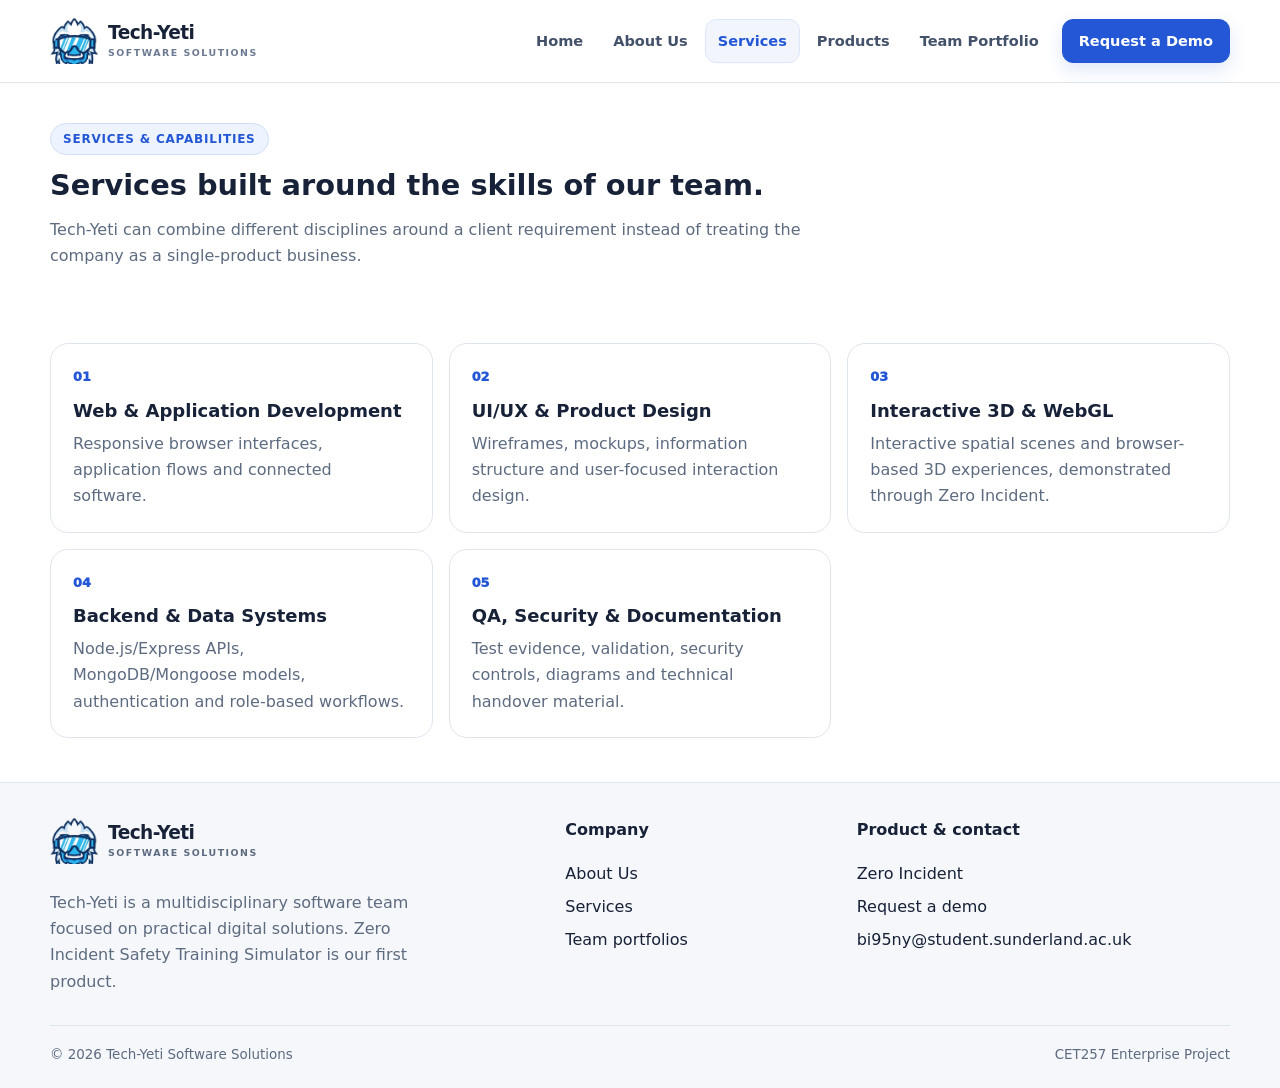
<file: services.html>
<!DOCTYPE html>
<html lang="en">
 <head>
  <meta charset="utf-8"/>
  <meta content="width=device-width,initial-scale=1" name="viewport"/>
  <title>
   Services | Tech-Yeti Software Solutions
  </title>
  <meta content="Explore Tech-Yeti capabilities in web development, UI/UX design, interactive 3D, backend systems, QA, testing, security and documentation." name="description"/>
  <meta content="#101a2c" name="theme-color"/>
  <link href="assets/techyeti-logo-mark.png" rel="icon" type="image/png"/>
  <link href="assets/style.css" rel="stylesheet"/>
 </head>
 <body>
  <a class="skip" href="#main">
   Skip to content
  </a>
  <header class="site-header">
   <div class="container nav-inner">
    <a aria-label="Tech-Yeti Software Solutions home" class="brand" href="index.html">
     <span class="brand-mark">
      <img alt="" height="48" src="assets/techyeti-logo-mark.png" width="48"/>
     </span>
     <span class="brand-copy">
      Tech-Yeti
      <small>
       Software Solutions
      </small>
     </span>
    </a>
    <button aria-controls="primary-navigation" aria-expanded="false" aria-label="Open navigation" class="menu-button" data-menu-button="" type="button">
     ☰
    </button>
    <nav aria-label="Main navigation" class="nav" data-nav="" id="primary-navigation">
     <a href="index.html">
      Home
     </a>
     <a href="about.html">
      About Us
     </a>
     <a aria-current="page" class="active" href="services.html">
      Services
     </a>
     <a href="products.html">
      Products
     </a>
     <a href="team.html">
      Team Portfolio
     </a>
     <a class="nav-cta" href="contact.html">
      Request a Demo
     </a>
    </nav>
   </div>
  </header>
  <main id="main">
   <section class="page-hero">
    <div class="container">
     <span class="eyebrow">
      Services &amp; capabilities
     </span>
     <h1>
      Services built around the skills of our team.
     </h1>
     <p>
      Tech-Yeti can combine different disciplines around a client requirement instead of treating the company as a single-product business.
     </p>
    </div>
   </section>
   <section class="section">
    <div class="container">
     <div class="service-grid">
      <article class="service">
       <div class="num">
        01
       </div>
       <h3>
        Web &amp; Application Development
       </h3>
       <p>
        Responsive browser interfaces, application flows and connected software.
       </p>
      </article>
      <article class="service">
       <div class="num">
        02
       </div>
       <h3>
        UI/UX &amp; Product Design
       </h3>
       <p>
        Wireframes, mockups, information structure and user-focused interaction design.
       </p>
      </article>
      <article class="service">
       <div class="num">
        03
       </div>
       <h3>
        Interactive 3D &amp; WebGL
       </h3>
       <p>
        Interactive spatial scenes and browser-based 3D experiences, demonstrated through Zero Incident.
       </p>
      </article>
      <article class="service">
       <div class="num">
        04
       </div>
       <h3>
        Backend &amp; Data Systems
       </h3>
       <p>
        Node.js/Express APIs, MongoDB/Mongoose models, authentication and role-based workflows.
       </p>
      </article>
      <article class="service">
       <div class="num">
        05
       </div>
       <h3>
        QA, Security &amp; Documentation
       </h3>
       <p>
        Test evidence, validation, security controls, diagrams and technical handover material.
       </p>
      </article>
     </div>
    </div>
   </section>
  </main>
  <footer class="footer">
   <div class="container">
    <div class="footer-grid">
     <div>
      <a class="brand" href="index.html">
       <span class="brand-mark">
        <img alt="" height="48" src="assets/techyeti-logo-mark.png" width="48"/>
       </span>
       <span class="brand-copy">
        Tech-Yeti
        <small>
         Software Solutions
        </small>
       </span>
      </a>
      <p>
       Tech-Yeti is a multidisciplinary software team focused on practical digital solutions. Zero Incident Safety Training Simulator is our first product.
      </p>
     </div>
     <div class="footer-links">
      <div class="footer-title">
       Company
      </div>
      <a href="about.html">
       About Us
      </a>
      <a href="services.html">
       Services
      </a>
      <a href="team.html">
       Team portfolios
      </a>
     </div>
     <div class="footer-links">
      <div class="footer-title">
       Product &amp; contact
      </div>
      <a href="products.html">
       Zero Incident
      </a>
      <a href="contact.html">
       Request a demo
      </a>
      <a href="mailto:bi95ny@student.sunderland.ac.uk">
       bi95ny@student.sunderland.ac.uk
      </a>
     </div>
    </div>
    <div class="footer-bottom">
     <span>
      &copy;
      <span data-year="">
      </span>
      Tech-Yeti Software Solutions
     </span>
     <span>
      CET257 Enterprise Project
     </span>
    </div>
   </div>
  </footer>
  <script defer="True" src="assets/site.js">
  </script>
 </body>
</html>
</file>
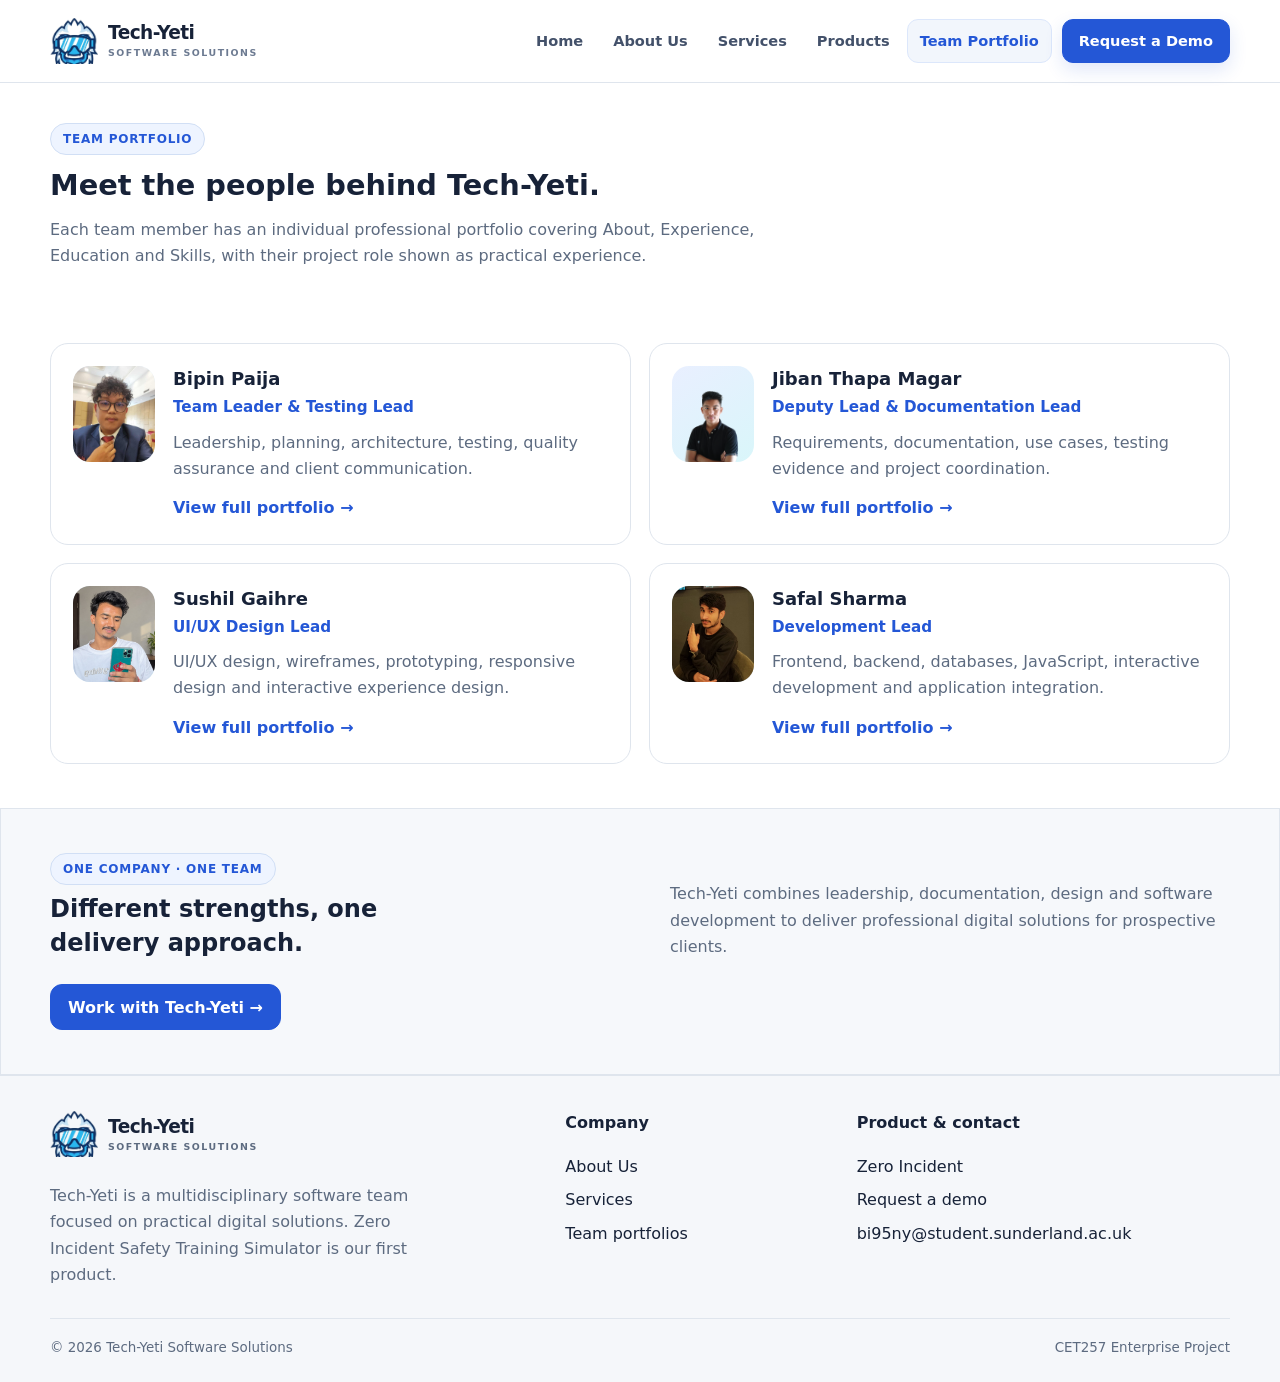
<file: team.html>
<!DOCTYPE html>
<html lang="en">
 <head>
  <meta charset="utf-8"/>
  <meta content="width=device-width,initial-scale=1" name="viewport"/>
  <title>
   Team Portfolio | Tech-Yeti Software Solutions
  </title>
  <meta content="Meet the four Tech-Yeti team members and open each individual portfolio covering About, Experience, Education and Skills." name="description"/>
  <meta content="#101a2c" name="theme-color"/>
  <link href="assets/techyeti-logo-mark.png" rel="icon" type="image/png"/>
  <link href="assets/style.css" rel="stylesheet"/>
 </head>
 <body>
  <a class="skip" href="#main">
   Skip to content
  </a>
  <header class="site-header">
   <div class="container nav-inner">
    <a aria-label="Tech-Yeti Software Solutions home" class="brand" href="index.html">
     <span class="brand-mark">
      <img alt="" height="48" src="assets/techyeti-logo-mark.png" width="48"/>
     </span>
     <span class="brand-copy">
      Tech-Yeti
      <small>
       Software Solutions
      </small>
     </span>
    </a>
    <button aria-controls="primary-navigation" aria-expanded="false" aria-label="Open navigation" class="menu-button" data-menu-button="" type="button">
     ☰
    </button>
    <nav aria-label="Main navigation" class="nav" data-nav="" id="primary-navigation">
     <a href="index.html">
      Home
     </a>
     <a href="about.html">
      About Us
     </a>
     <a href="services.html">
      Services
     </a>
     <a href="products.html">
      Products
     </a>
     <a aria-current="page" class="active" href="team.html">
      Team Portfolio
     </a>
     <a class="nav-cta" href="contact.html">
      Request a Demo
     </a>
    </nav>
   </div>
  </header>
  <main id="main">
   <section class="page-hero">
    <div class="container">
     <span class="eyebrow">
      Team portfolio
     </span>
     <h1>
      Meet the people behind Tech-Yeti.
     </h1>
     <p>
      Each team member has an individual professional portfolio covering About, Experience, Education and Skills, with their project role shown as practical experience.
     </p>
    </div>
   </section>
   <section class="section">
    <div class="container">
     <div class="team-portfolio-grid">
      <article class="person profile-summary">
       <div class="avatar avatar-photo">
        <img alt="Bipin Paija" decoding="async" loading="lazy" src="assets/team/portfolio/bipin-paija.jpg"/>
       </div>
       <div>
        <h3>
         Bipin Paija
        </h3>
        <div class="role">
         Team Leader &amp; Testing Lead
        </div>
        <p>
         Leadership, planning, architecture, testing, quality assurance and client communication.
        </p>
        <a href="team/bipin-paija.html">
         View full portfolio &rarr;
        </a>
       </div>
      </article>
      <article class="person profile-summary">
       <div class="avatar avatar-photo">
        <img alt="Jiban Thapa Magar" decoding="async" loading="lazy" src="assets/team/portfolio/jiban-thapa-magar.png"/>
       </div>
       <div>
        <h3>
         Jiban Thapa Magar
        </h3>
        <div class="role">
         Deputy Lead &amp; Documentation Lead
        </div>
        <p>
         Requirements, documentation, use cases, testing evidence and project coordination.
        </p>
        <a href="team/jiban-thapa-magar.html">
         View full portfolio &rarr;
        </a>
       </div>
      </article>
      <article class="person profile-summary">
       <div class="avatar avatar-photo">
        <img alt="Sushil Gaihre" decoding="async" loading="lazy" src="assets/team/portfolio/sushil-gaihre.jpg"/>
       </div>
       <div>
        <h3>
         Sushil Gaihre
        </h3>
        <div class="role">
         UI/UX Design Lead
        </div>
        <p>
         UI/UX design, wireframes, prototyping, responsive design and interactive experience design.
        </p>
        <a href="team/sushil-gaihre.html">
         View full portfolio &rarr;
        </a>
       </div>
      </article>
      <article class="person profile-summary">
       <div class="avatar avatar-photo">
        <img alt="Safal Sharma" decoding="async" loading="lazy" src="assets/team/portfolio/safal-sharma.jpg"/>
       </div>
       <div>
        <h3>
         Safal Sharma
        </h3>
        <div class="role">
         Development Lead
        </div>
        <p>
         Frontend, backend, databases, JavaScript, interactive development and application integration.
        </p>
        <a href="team/safal-sharma.html">
         View full portfolio &rarr;
        </a>
       </div>
      </article>
     </div>
    </div>
   </section>
   <section class="section band">
    <div class="container">
     <div class="section-header">
      <div>
       <span class="eyebrow">
        One company &middot; one team
       </span>
       <h2>
        Different strengths, one delivery approach.
       </h2>
      </div>
      <p>
       Tech-Yeti combines leadership, documentation, design and software development to deliver professional digital solutions for prospective clients.
      </p>
     </div>
     <a class="btn btn-primary" href="contact.html">
      Work with Tech-Yeti &rarr;
     </a>
    </div>
   </section>
  </main>
  <footer class="footer">
   <div class="container">
    <div class="footer-grid">
     <div>
      <a class="brand" href="index.html">
       <span class="brand-mark">
        <img alt="" height="48" src="assets/techyeti-logo-mark.png" width="48"/>
       </span>
       <span class="brand-copy">
        Tech-Yeti
        <small>
         Software Solutions
        </small>
       </span>
      </a>
      <p>
       Tech-Yeti is a multidisciplinary software team focused on practical digital solutions. Zero Incident Safety Training Simulator is our first product.
      </p>
     </div>
     <div class="footer-links">
      <div class="footer-title">
       Company
      </div>
      <a href="about.html">
       About Us
      </a>
      <a href="services.html">
       Services
      </a>
      <a href="team.html">
       Team portfolios
      </a>
     </div>
     <div class="footer-links">
      <div class="footer-title">
       Product &amp; contact
      </div>
      <a href="products.html">
       Zero Incident
      </a>
      <a href="contact.html">
       Request a demo
      </a>
      <a href="mailto:bi95ny@student.sunderland.ac.uk">
       bi95ny@student.sunderland.ac.uk
      </a>
     </div>
    </div>
    <div class="footer-bottom">
     <span>
      &copy;
      <span data-year="">
      </span>
      Tech-Yeti Software Solutions
     </span>
     <span>
      CET257 Enterprise Project
     </span>
    </div>
   </div>
  </footer>
  <script defer="True" src="assets/site.js">
  </script>
 </body>
</html>
</file>
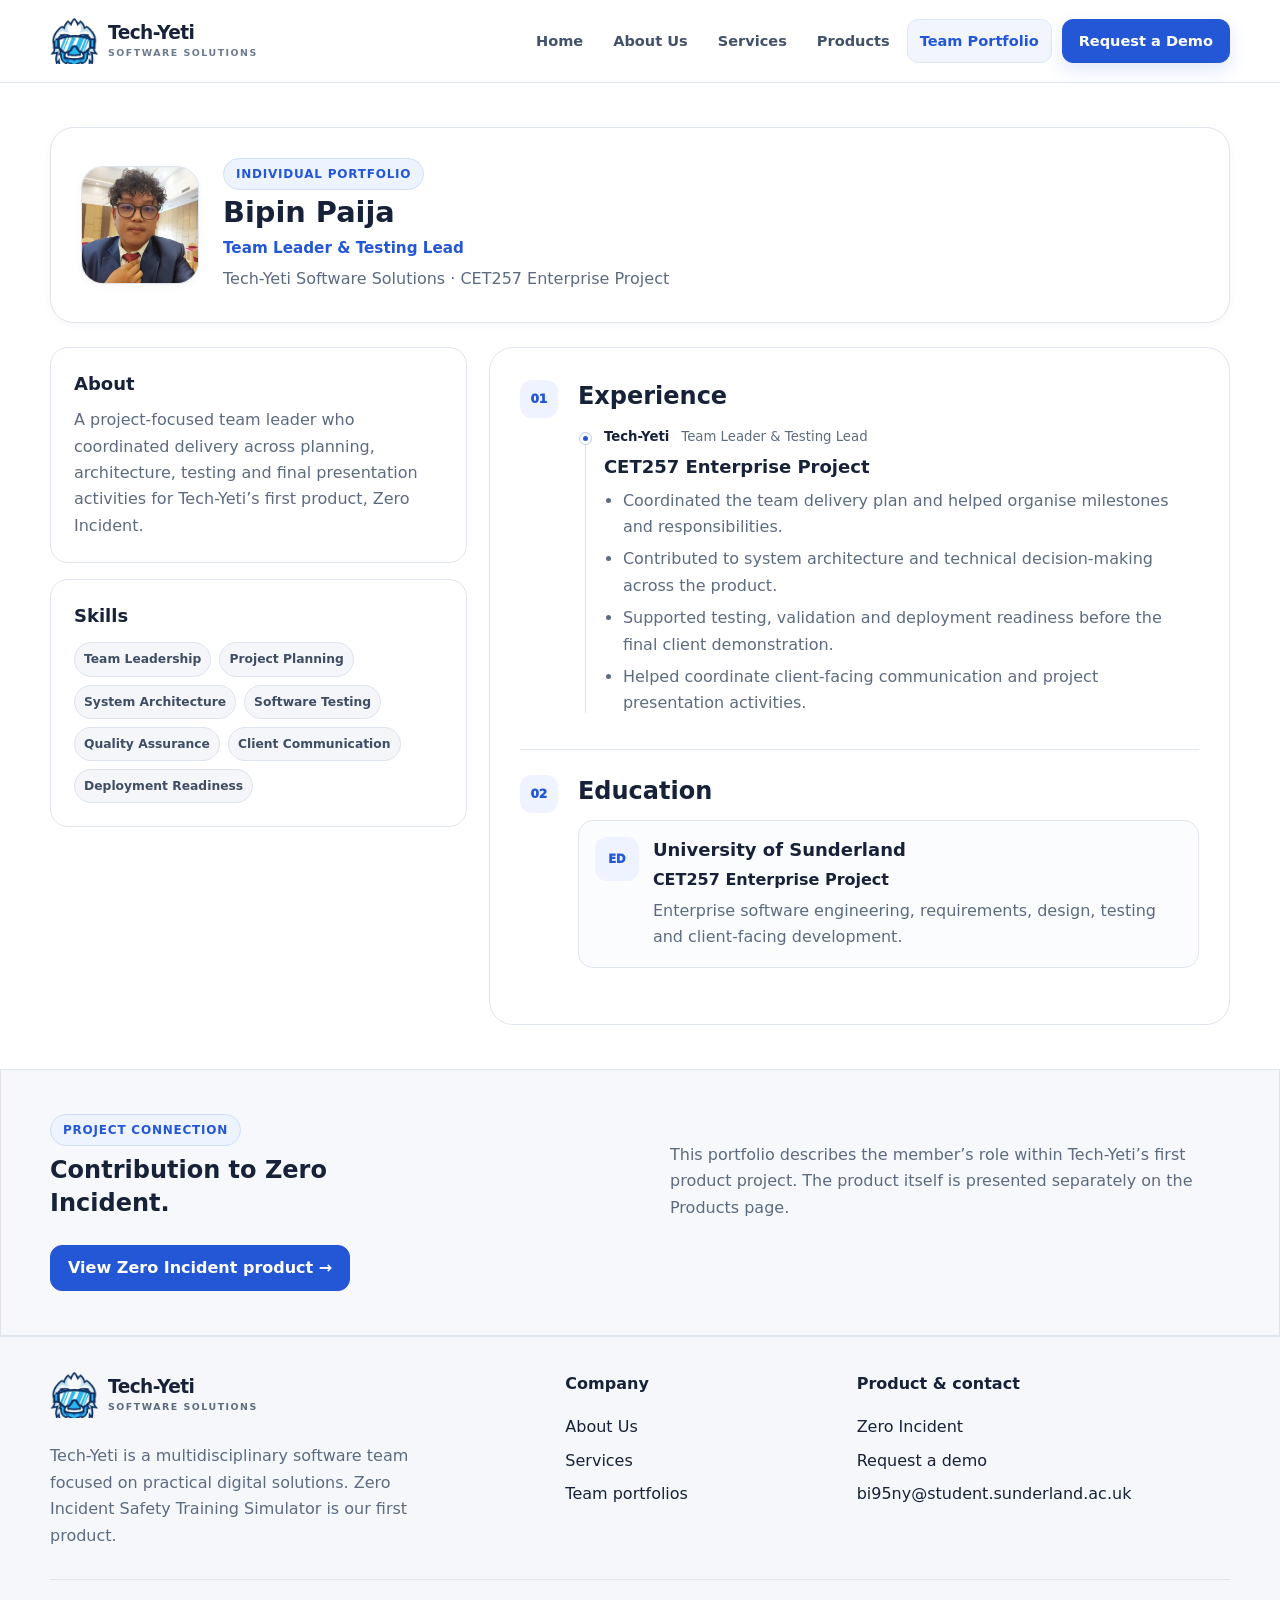
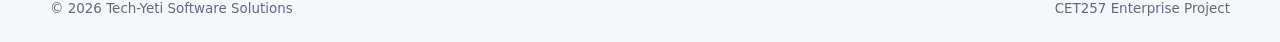
<file: team/bipin-paija.html>
<!DOCTYPE html>
<html lang="en">
 <head>
  <meta charset="utf-8"/>
  <meta content="width=device-width,initial-scale=1" name="viewport"/>
  <title>
   Bipin Paija | Tech-Yeti Portfolio
  </title>
  <meta content="Portfolio of Bipin Paija, Team Leader &amp; Testing Lead at Tech-Yeti Software Solutions, with about, experience, education and skills." name="description"/>
  <meta content="#101a2c" name="theme-color"/>
  <link href="../assets/techyeti-logo-mark.png" rel="icon" type="image/png"/>
  <link href="../assets/style.css" rel="stylesheet"/>
 </head>
 <body>
  <a class="skip" href="#main">
   Skip to content
  </a>
  <header class="site-header">
   <div class="container nav-inner">
    <a aria-label="Tech-Yeti Software Solutions home" class="brand" href="../index.html">
     <span class="brand-mark">
      <img alt="" height="48" src="../assets/techyeti-logo-mark.png" width="48"/>
     </span>
     <span class="brand-copy">
      Tech-Yeti
      <small>
       Software Solutions
      </small>
     </span>
    </a>
    <button aria-controls="primary-navigation" aria-expanded="false" aria-label="Open navigation" class="menu-button" data-menu-button="" type="button">
     ☰
    </button>
    <nav aria-label="Main navigation" class="nav" data-nav="" id="primary-navigation">
     <a href="../index.html">
      Home
     </a>
     <a href="../about.html">
      About Us
     </a>
     <a href="../services.html">
      Services
     </a>
     <a href="../products.html">
      Products
     </a>
     <a aria-current="page" class="active" href="../team.html">
      Team Portfolio
     </a>
     <a class="nav-cta" href="../contact.html">
      Request a Demo
     </a>
    </nav>
   </div>
  </header>
  <main id="main">
   <section class="section portfolio-page">
    <div class="container">
     <div class="cv-header profile-header">
      <div class="cv-photo-wrap">
       <img alt="Bipin Paija" class="cv-photo" decoding="async" height="240" src="../assets/team/portfolio/bipin-paija.jpg" width="240"/>
      </div>
      <div>
       <span class="eyebrow">
        Individual portfolio
       </span>
       <h1>
        Bipin Paija
       </h1>
       <p class="profile-role">
        Team Leader &amp; Testing Lead
       </p>
       <p class="muted">
        Tech-Yeti Software Solutions &middot; CET257 Enterprise Project
       </p>
      </div>
     </div>
     <div class="portfolio-layout">
      <aside class="portfolio-sidebar">
       <section class="cv-box">
        <h3>
         About
        </h3>
        <p>
         A project-focused team leader who coordinated delivery across planning, architecture, testing and final presentation activities for Tech-Yeti&rsquo;s first product, Zero Incident.
        </p>
       </section>
       <section class="cv-box">
        <h3>
         Skills
        </h3>
        <div class="skill-list">
         <span class="skill">
          Team Leadership
         </span>
         <span class="skill">
          Project Planning
         </span>
         <span class="skill">
          System Architecture
         </span>
         <span class="skill">
          Software Testing
         </span>
         <span class="skill">
          Quality Assurance
         </span>
         <span class="skill">
          Client Communication
         </span>
         <span class="skill">
          Deployment Readiness
         </span>
        </div>
       </section>
      </aside>
      <div class="portfolio-main">
       <section class="cv-section">
        <div class="section-label">
         01
        </div>
        <div>
         <h2>
          Experience
         </h2>
         <div class="timeline">
          <article class="timeline-item">
           <div class="timeline-dot">
           </div>
           <div>
            <div class="timeline-meta">
             <strong>
              Tech-Yeti
             </strong>
             <span>
              Team Leader &amp; Testing Lead
             </span>
            </div>
            <h3>
             CET257 Enterprise Project
            </h3>
            <ul>
             <li>
              Coordinated the team delivery plan and helped organise milestones and responsibilities.
             </li>
             <li>
              Contributed to system architecture and technical decision-making across the product.
             </li>
             <li>
              Supported testing, validation and deployment readiness before the final client demonstration.
             </li>
             <li>
              Helped coordinate client-facing communication and project presentation activities.
             </li>
            </ul>
           </div>
          </article>
         </div>
        </div>
       </section>
       <section class="cv-section">
        <div class="section-label">
         02
        </div>
        <div>
         <h2>
          Education
         </h2>
         <div class="education-list">
          <article class="education-card">
           <div class="edu-icon">
            ED
           </div>
           <div>
            <h3>
             University of Sunderland
            </h3>
            <p class="edu-title">
             CET257 Enterprise Project
            </p>
            <p>
             Enterprise software engineering, requirements, design, testing and client-facing development.
            </p>
           </div>
          </article>
         </div>
        </div>
       </section>
      </div>
     </div>
    </div>
   </section>
   <section class="section band">
    <div class="container">
     <div class="section-header">
      <div>
       <span class="eyebrow">
        Project connection
       </span>
       <h2>
        Contribution to Zero Incident.
       </h2>
      </div>
      <p>
       This portfolio describes the member&rsquo;s role within Tech-Yeti&rsquo;s first product project. The product itself is presented separately on the Products page.
      </p>
     </div>
     <a class="btn btn-primary" href="../products.html">
      View Zero Incident product &rarr;
     </a>
    </div>
   </section>
  </main>
  <footer class="footer">
   <div class="container">
    <div class="footer-grid">
     <div>
      <a class="brand" href="../index.html">
       <span class="brand-mark">
        <img alt="" height="48" src="../assets/techyeti-logo-mark.png" width="48"/>
       </span>
       <span class="brand-copy">
        Tech-Yeti
        <small>
         Software Solutions
        </small>
       </span>
      </a>
      <p>
       Tech-Yeti is a multidisciplinary software team focused on practical digital solutions. Zero Incident Safety Training Simulator is our first product.
      </p>
     </div>
     <div class="footer-links">
      <div class="footer-title">
       Company
      </div>
      <a href="../about.html">
       About Us
      </a>
      <a href="../services.html">
       Services
      </a>
      <a href="../team.html">
       Team portfolios
      </a>
     </div>
     <div class="footer-links">
      <div class="footer-title">
       Product &amp; contact
      </div>
      <a href="../products.html">
       Zero Incident
      </a>
      <a href="../contact.html">
       Request a demo
      </a>
      <a href="mailto:bi95ny@student.sunderland.ac.uk">
       bi95ny@student.sunderland.ac.uk
      </a>
     </div>
    </div>
    <div class="footer-bottom">
     <span>
      &copy;
      <span data-year="">
      </span>
      Tech-Yeti Software Solutions
     </span>
     <span>
      CET257 Enterprise Project
     </span>
    </div>
   </div>
  </footer>
  <script defer="True" src="../assets/site.js">
  </script>
 </body>
</html>
</file>
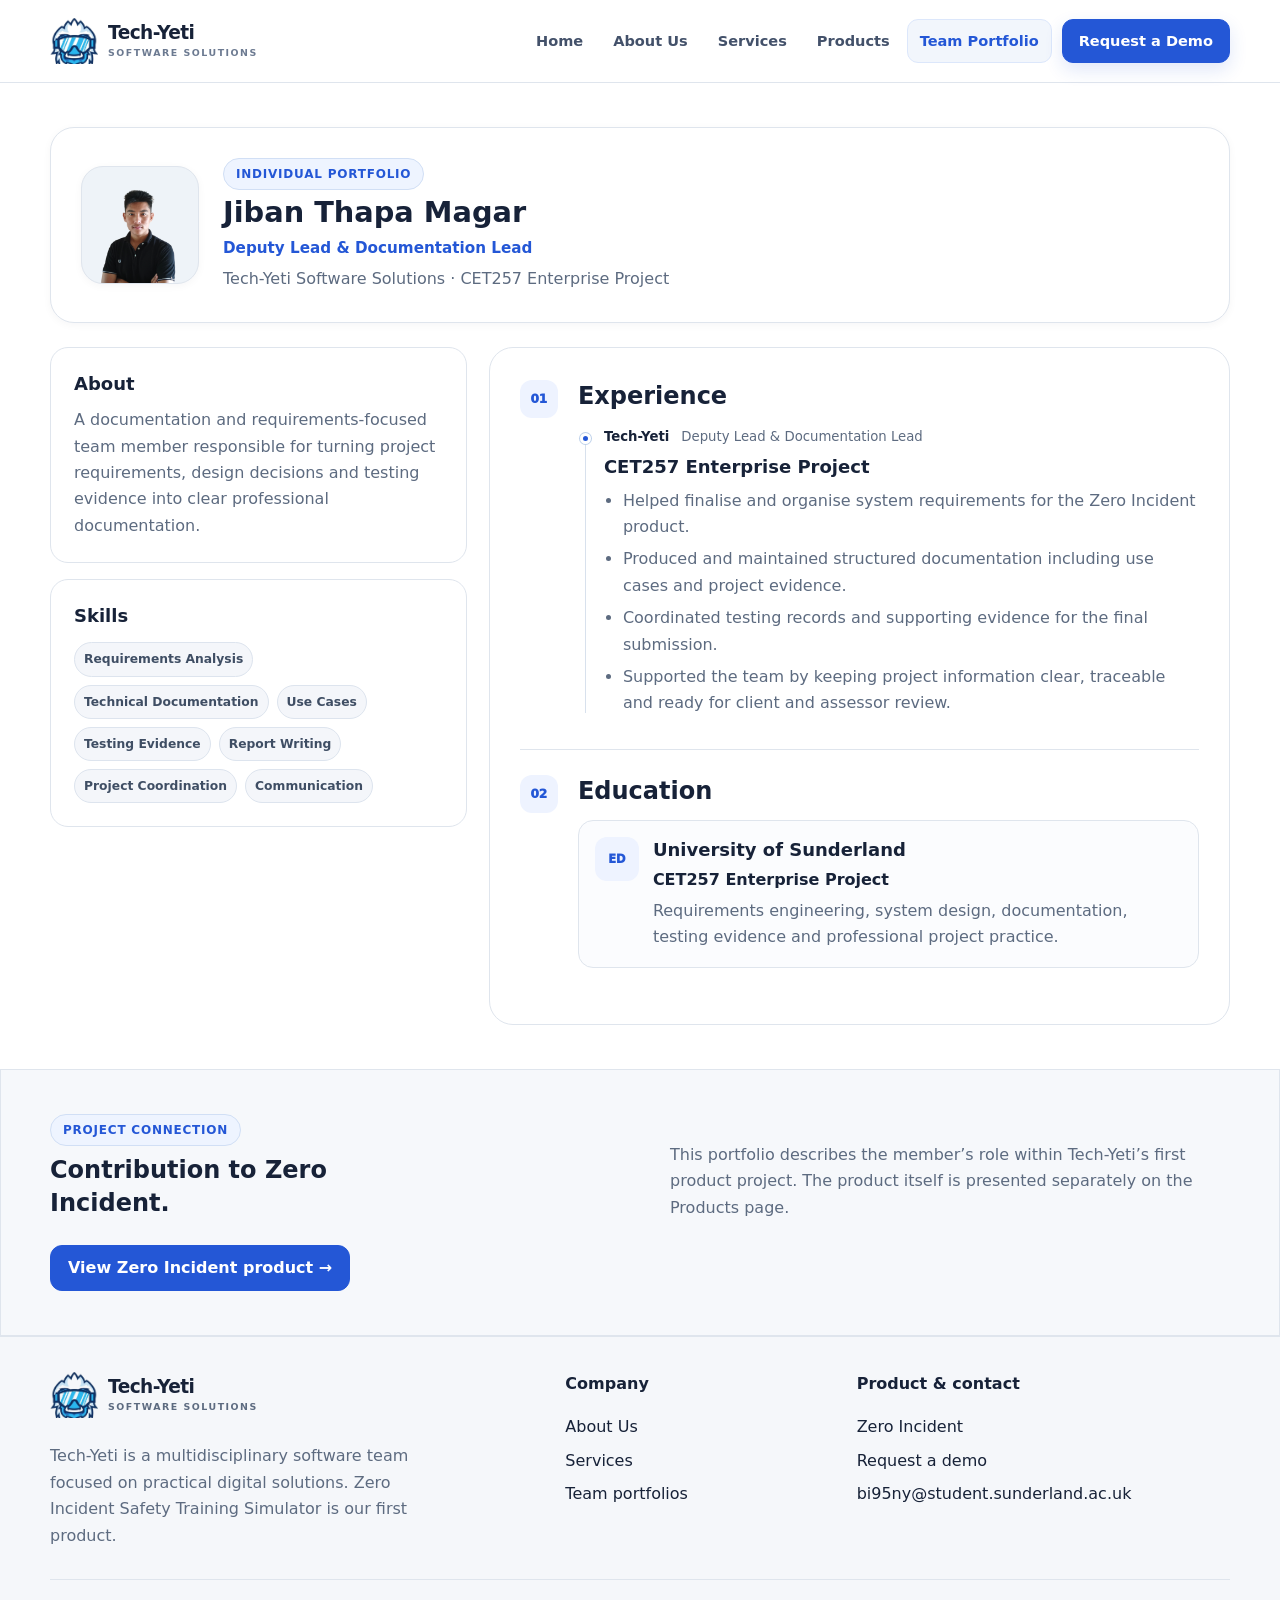
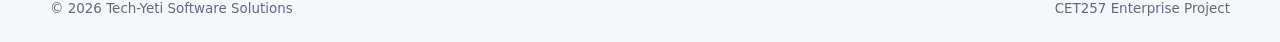
<file: team/jiban-thapa-magar.html>
<!DOCTYPE html>
<html lang="en">
 <head>
  <meta charset="utf-8"/>
  <meta content="width=device-width,initial-scale=1" name="viewport"/>
  <title>
   Jiban Thapa Magar | Tech-Yeti Portfolio
  </title>
  <meta content="Portfolio of Jiban Thapa Magar, Deputy Lead &amp; Documentation Lead at Tech-Yeti Software Solutions, with about, experience, education and skills." name="description"/>
  <meta content="#101a2c" name="theme-color"/>
  <link href="../assets/techyeti-logo-mark.png" rel="icon" type="image/png"/>
  <link href="../assets/style.css" rel="stylesheet"/>
 </head>
 <body>
  <a class="skip" href="#main">
   Skip to content
  </a>
  <header class="site-header">
   <div class="container nav-inner">
    <a aria-label="Tech-Yeti Software Solutions home" class="brand" href="../index.html">
     <span class="brand-mark">
      <img alt="" height="48" src="../assets/techyeti-logo-mark.png" width="48"/>
     </span>
     <span class="brand-copy">
      Tech-Yeti
      <small>
       Software Solutions
      </small>
     </span>
    </a>
    <button aria-controls="primary-navigation" aria-expanded="false" aria-label="Open navigation" class="menu-button" data-menu-button="" type="button">
     ☰
    </button>
    <nav aria-label="Main navigation" class="nav" data-nav="" id="primary-navigation">
     <a href="../index.html">
      Home
     </a>
     <a href="../about.html">
      About Us
     </a>
     <a href="../services.html">
      Services
     </a>
     <a href="../products.html">
      Products
     </a>
     <a aria-current="page" class="active" href="../team.html">
      Team Portfolio
     </a>
     <a class="nav-cta" href="../contact.html">
      Request a Demo
     </a>
    </nav>
   </div>
  </header>
  <main id="main">
   <section class="section portfolio-page">
    <div class="container">
     <div class="cv-header profile-header">
      <div class="cv-photo-wrap">
       <img alt="Jiban Thapa Magar" class="cv-photo" decoding="async" height="240" src="../assets/team/portfolio/jiban-thapa-magar.png" width="240"/>
      </div>
      <div>
       <span class="eyebrow">
        Individual portfolio
       </span>
       <h1>
        Jiban Thapa Magar
       </h1>
       <p class="profile-role">
        Deputy Lead &amp; Documentation Lead
       </p>
       <p class="muted">
        Tech-Yeti Software Solutions &middot; CET257 Enterprise Project
       </p>
      </div>
     </div>
     <div class="portfolio-layout">
      <aside class="portfolio-sidebar">
       <section class="cv-box">
        <h3>
         About
        </h3>
        <p>
         A documentation and requirements-focused team member responsible for turning project requirements, design decisions and testing evidence into clear professional documentation.
        </p>
       </section>
       <section class="cv-box">
        <h3>
         Skills
        </h3>
        <div class="skill-list">
         <span class="skill">
          Requirements Analysis
         </span>
         <span class="skill">
          Technical Documentation
         </span>
         <span class="skill">
          Use Cases
         </span>
         <span class="skill">
          Testing Evidence
         </span>
         <span class="skill">
          Report Writing
         </span>
         <span class="skill">
          Project Coordination
         </span>
         <span class="skill">
          Communication
         </span>
        </div>
       </section>
      </aside>
      <div class="portfolio-main">
       <section class="cv-section">
        <div class="section-label">
         01
        </div>
        <div>
         <h2>
          Experience
         </h2>
         <div class="timeline">
          <article class="timeline-item">
           <div class="timeline-dot">
           </div>
           <div>
            <div class="timeline-meta">
             <strong>
              Tech-Yeti
             </strong>
             <span>
              Deputy Lead &amp; Documentation Lead
             </span>
            </div>
            <h3>
             CET257 Enterprise Project
            </h3>
            <ul>
             <li>
              Helped finalise and organise system requirements for the Zero Incident product.
             </li>
             <li>
              Produced and maintained structured documentation including use cases and project evidence.
             </li>
             <li>
              Coordinated testing records and supporting evidence for the final submission.
             </li>
             <li>
              Supported the team by keeping project information clear, traceable and ready for client and assessor review.
             </li>
            </ul>
           </div>
          </article>
         </div>
        </div>
       </section>
       <section class="cv-section">
        <div class="section-label">
         02
        </div>
        <div>
         <h2>
          Education
         </h2>
         <div class="education-list">
          <article class="education-card">
           <div class="edu-icon">
            ED
           </div>
           <div>
            <h3>
             University of Sunderland
            </h3>
            <p class="edu-title">
             CET257 Enterprise Project
            </p>
            <p>
             Requirements engineering, system design, documentation, testing evidence and professional project practice.
            </p>
           </div>
          </article>
         </div>
        </div>
       </section>
      </div>
     </div>
    </div>
   </section>
   <section class="section band">
    <div class="container">
     <div class="section-header">
      <div>
       <span class="eyebrow">
        Project connection
       </span>
       <h2>
        Contribution to Zero Incident.
       </h2>
      </div>
      <p>
       This portfolio describes the member&rsquo;s role within Tech-Yeti&rsquo;s first product project. The product itself is presented separately on the Products page.
      </p>
     </div>
     <a class="btn btn-primary" href="../products.html">
      View Zero Incident product &rarr;
     </a>
    </div>
   </section>
  </main>
  <footer class="footer">
   <div class="container">
    <div class="footer-grid">
     <div>
      <a class="brand" href="../index.html">
       <span class="brand-mark">
        <img alt="" height="48" src="../assets/techyeti-logo-mark.png" width="48"/>
       </span>
       <span class="brand-copy">
        Tech-Yeti
        <small>
         Software Solutions
        </small>
       </span>
      </a>
      <p>
       Tech-Yeti is a multidisciplinary software team focused on practical digital solutions. Zero Incident Safety Training Simulator is our first product.
      </p>
     </div>
     <div class="footer-links">
      <div class="footer-title">
       Company
      </div>
      <a href="../about.html">
       About Us
      </a>
      <a href="../services.html">
       Services
      </a>
      <a href="../team.html">
       Team portfolios
      </a>
     </div>
     <div class="footer-links">
      <div class="footer-title">
       Product &amp; contact
      </div>
      <a href="../products.html">
       Zero Incident
      </a>
      <a href="../contact.html">
       Request a demo
      </a>
      <a href="mailto:bi95ny@student.sunderland.ac.uk">
       bi95ny@student.sunderland.ac.uk
      </a>
     </div>
    </div>
    <div class="footer-bottom">
     <span>
      &copy;
      <span data-year="">
      </span>
      Tech-Yeti Software Solutions
     </span>
     <span>
      CET257 Enterprise Project
     </span>
    </div>
   </div>
  </footer>
  <script defer="True" src="../assets/site.js">
  </script>
 </body>
</html>
</file>
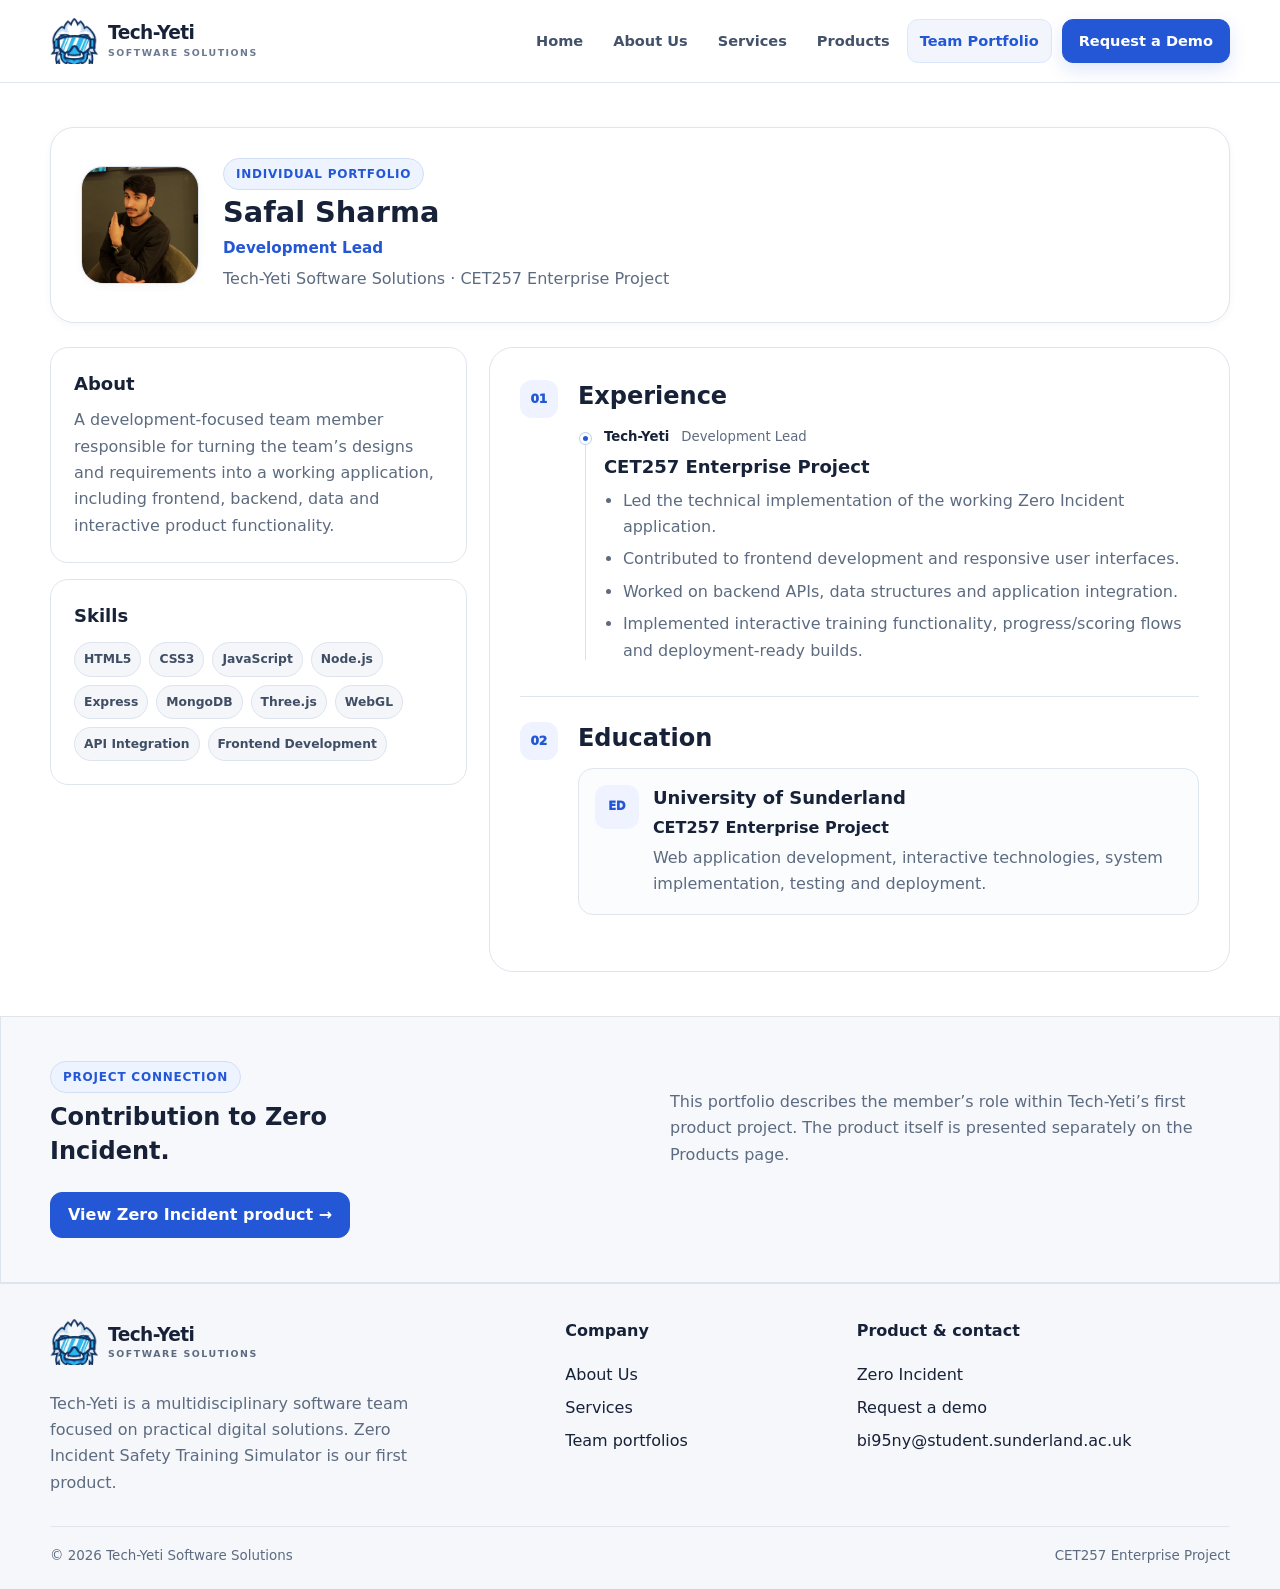
<file: team/safal-sharma.html>
<!DOCTYPE html>
<html lang="en">
 <head>
  <meta charset="utf-8"/>
  <meta content="width=device-width,initial-scale=1" name="viewport"/>
  <title>
   Safal Sharma | Tech-Yeti Portfolio
  </title>
  <meta content="Portfolio of Safal Sharma, Development Lead at Tech-Yeti Software Solutions, with about, experience, education and skills." name="description"/>
  <meta content="#101a2c" name="theme-color"/>
  <link href="../assets/techyeti-logo-mark.png" rel="icon" type="image/png"/>
  <link href="../assets/style.css" rel="stylesheet"/>
 </head>
 <body>
  <a class="skip" href="#main">
   Skip to content
  </a>
  <header class="site-header">
   <div class="container nav-inner">
    <a aria-label="Tech-Yeti Software Solutions home" class="brand" href="../index.html">
     <span class="brand-mark">
      <img alt="" height="48" src="../assets/techyeti-logo-mark.png" width="48"/>
     </span>
     <span class="brand-copy">
      Tech-Yeti
      <small>
       Software Solutions
      </small>
     </span>
    </a>
    <button aria-controls="primary-navigation" aria-expanded="false" aria-label="Open navigation" class="menu-button" data-menu-button="" type="button">
     ☰
    </button>
    <nav aria-label="Main navigation" class="nav" data-nav="" id="primary-navigation">
     <a href="../index.html">
      Home
     </a>
     <a href="../about.html">
      About Us
     </a>
     <a href="../services.html">
      Services
     </a>
     <a href="../products.html">
      Products
     </a>
     <a aria-current="page" class="active" href="../team.html">
      Team Portfolio
     </a>
     <a class="nav-cta" href="../contact.html">
      Request a Demo
     </a>
    </nav>
   </div>
  </header>
  <main id="main">
   <section class="section portfolio-page">
    <div class="container">
     <div class="cv-header profile-header">
      <div class="cv-photo-wrap">
       <img alt="Safal Sharma" class="cv-photo" decoding="async" height="240" src="../assets/team/portfolio/safal-sharma.jpg" width="240"/>
      </div>
      <div>
       <span class="eyebrow">
        Individual portfolio
       </span>
       <h1>
        Safal Sharma
       </h1>
       <p class="profile-role">
        Development Lead
       </p>
       <p class="muted">
        Tech-Yeti Software Solutions &middot; CET257 Enterprise Project
       </p>
      </div>
     </div>
     <div class="portfolio-layout">
      <aside class="portfolio-sidebar">
       <section class="cv-box">
        <h3>
         About
        </h3>
        <p>
         A development-focused team member responsible for turning the team&rsquo;s designs and requirements into a working application, including frontend, backend, data and interactive product functionality.
        </p>
       </section>
       <section class="cv-box">
        <h3>
         Skills
        </h3>
        <div class="skill-list">
         <span class="skill">
          HTML5
         </span>
         <span class="skill">
          CSS3
         </span>
         <span class="skill">
          JavaScript
         </span>
         <span class="skill">
          Node.js
         </span>
         <span class="skill">
          Express
         </span>
         <span class="skill">
          MongoDB
         </span>
         <span class="skill">
          Three.js
         </span>
         <span class="skill">
          WebGL
         </span>
         <span class="skill">
          API Integration
         </span>
         <span class="skill">
          Frontend Development
         </span>
        </div>
       </section>
      </aside>
      <div class="portfolio-main">
       <section class="cv-section">
        <div class="section-label">
         01
        </div>
        <div>
         <h2>
          Experience
         </h2>
         <div class="timeline">
          <article class="timeline-item">
           <div class="timeline-dot">
           </div>
           <div>
            <div class="timeline-meta">
             <strong>
              Tech-Yeti
             </strong>
             <span>
              Development Lead
             </span>
            </div>
            <h3>
             CET257 Enterprise Project
            </h3>
            <ul>
             <li>
              Led the technical implementation of the working Zero Incident application.
             </li>
             <li>
              Contributed to frontend development and responsive user interfaces.
             </li>
             <li>
              Worked on backend APIs, data structures and application integration.
             </li>
             <li>
              Implemented interactive training functionality, progress/scoring flows and deployment-ready builds.
             </li>
            </ul>
           </div>
          </article>
         </div>
        </div>
       </section>
       <section class="cv-section">
        <div class="section-label">
         02
        </div>
        <div>
         <h2>
          Education
         </h2>
         <div class="education-list">
          <article class="education-card">
           <div class="edu-icon">
            ED
           </div>
           <div>
            <h3>
             University of Sunderland
            </h3>
            <p class="edu-title">
             CET257 Enterprise Project
            </p>
            <p>
             Web application development, interactive technologies, system implementation, testing and deployment.
            </p>
           </div>
          </article>
         </div>
        </div>
       </section>
      </div>
     </div>
    </div>
   </section>
   <section class="section band">
    <div class="container">
     <div class="section-header">
      <div>
       <span class="eyebrow">
        Project connection
       </span>
       <h2>
        Contribution to Zero Incident.
       </h2>
      </div>
      <p>
       This portfolio describes the member&rsquo;s role within Tech-Yeti&rsquo;s first product project. The product itself is presented separately on the Products page.
      </p>
     </div>
     <a class="btn btn-primary" href="../products.html">
      View Zero Incident product &rarr;
     </a>
    </div>
   </section>
  </main>
  <footer class="footer">
   <div class="container">
    <div class="footer-grid">
     <div>
      <a class="brand" href="../index.html">
       <span class="brand-mark">
        <img alt="" height="48" src="../assets/techyeti-logo-mark.png" width="48"/>
       </span>
       <span class="brand-copy">
        Tech-Yeti
        <small>
         Software Solutions
        </small>
       </span>
      </a>
      <p>
       Tech-Yeti is a multidisciplinary software team focused on practical digital solutions. Zero Incident Safety Training Simulator is our first product.
      </p>
     </div>
     <div class="footer-links">
      <div class="footer-title">
       Company
      </div>
      <a href="../about.html">
       About Us
      </a>
      <a href="../services.html">
       Services
      </a>
      <a href="../team.html">
       Team portfolios
      </a>
     </div>
     <div class="footer-links">
      <div class="footer-title">
       Product &amp; contact
      </div>
      <a href="../products.html">
       Zero Incident
      </a>
      <a href="../contact.html">
       Request a demo
      </a>
      <a href="mailto:bi95ny@student.sunderland.ac.uk">
       bi95ny@student.sunderland.ac.uk
      </a>
     </div>
    </div>
    <div class="footer-bottom">
     <span>
      &copy;
      <span data-year="">
      </span>
      Tech-Yeti Software Solutions
     </span>
     <span>
      CET257 Enterprise Project
     </span>
    </div>
   </div>
  </footer>
  <script defer="True" src="../assets/site.js">
  </script>
 </body>
</html>
</file>
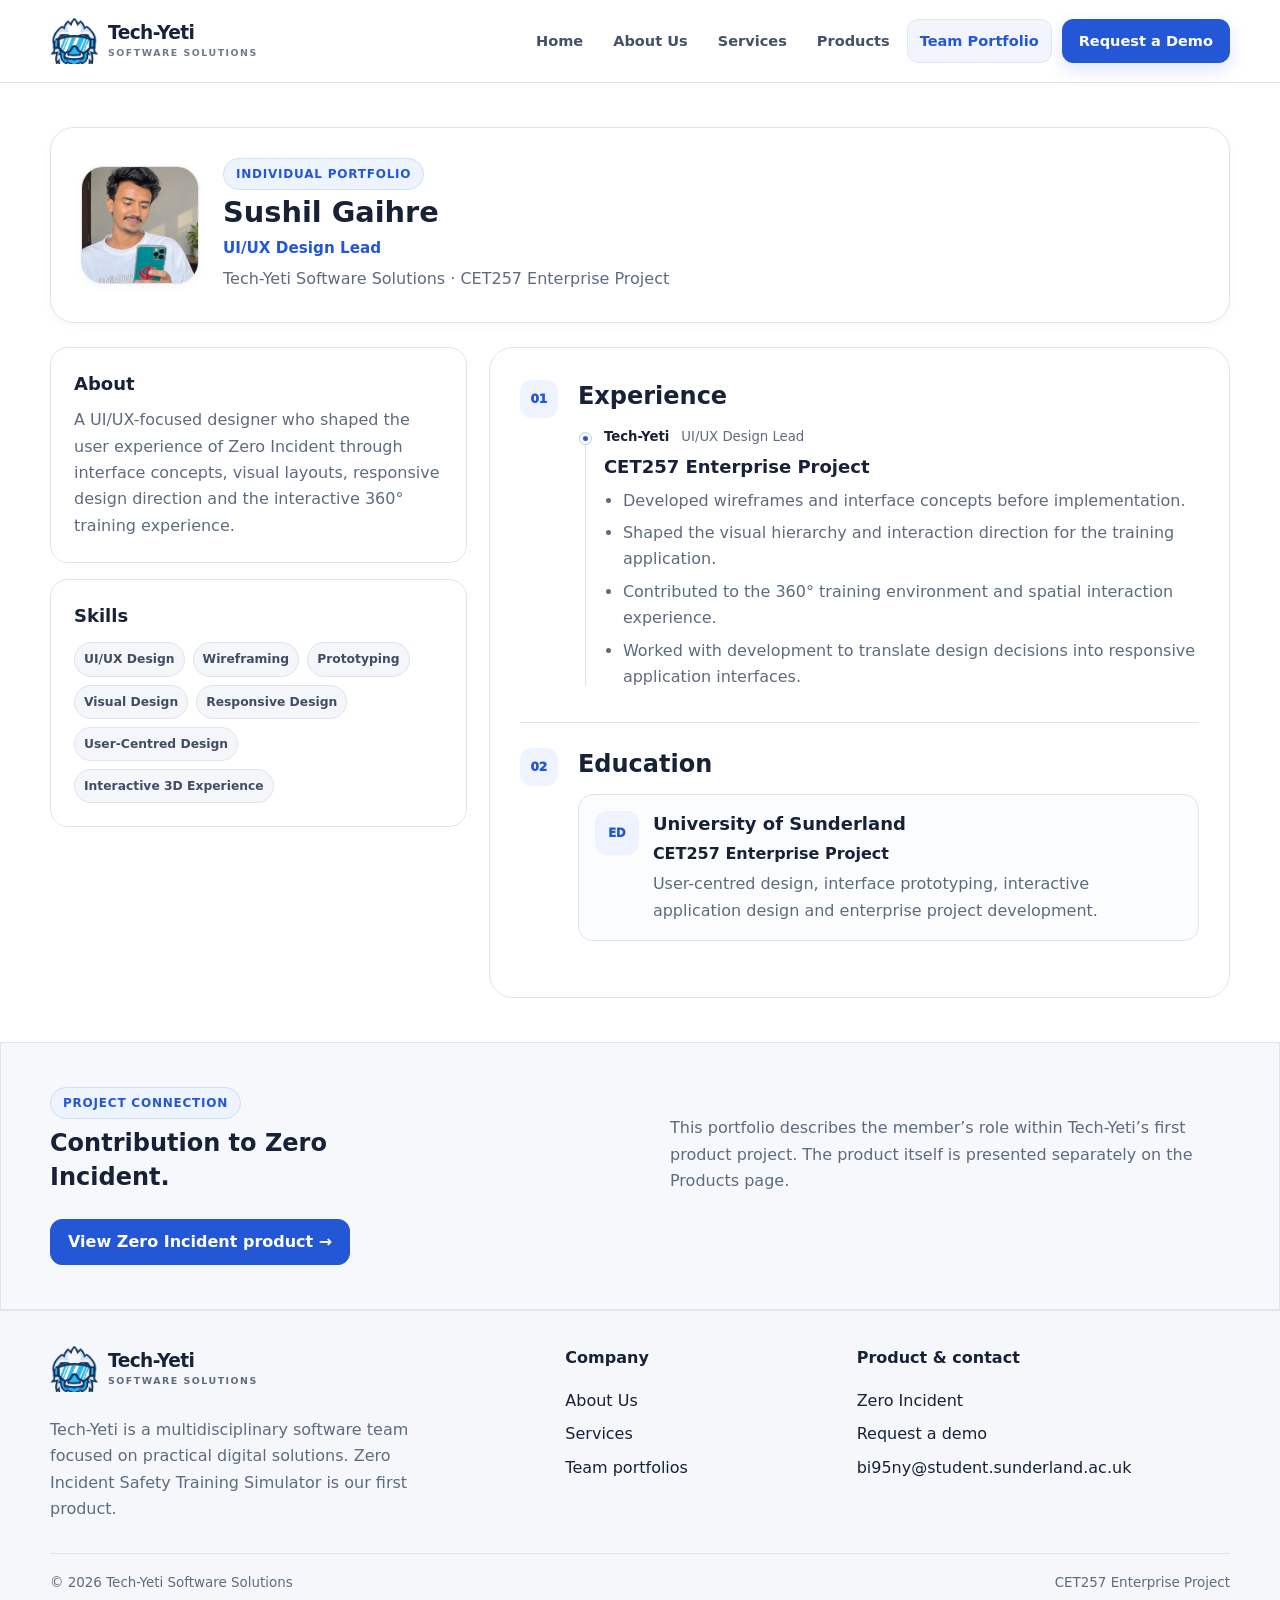
<file: team/sushil-gaihre.html>
<!DOCTYPE html>
<html lang="en">
 <head>
  <meta charset="utf-8"/>
  <meta content="width=device-width,initial-scale=1" name="viewport"/>
  <title>
   Sushil Gaihre | Tech-Yeti Portfolio
  </title>
  <meta content="Portfolio of Sushil Gaihre, UI/UX Design Lead at Tech-Yeti Software Solutions, with about, experience, education and skills." name="description"/>
  <meta content="#101a2c" name="theme-color"/>
  <link href="../assets/techyeti-logo-mark.png" rel="icon" type="image/png"/>
  <link href="../assets/style.css" rel="stylesheet"/>
 </head>
 <body>
  <a class="skip" href="#main">
   Skip to content
  </a>
  <header class="site-header">
   <div class="container nav-inner">
    <a aria-label="Tech-Yeti Software Solutions home" class="brand" href="../index.html">
     <span class="brand-mark">
      <img alt="" height="48" src="../assets/techyeti-logo-mark.png" width="48"/>
     </span>
     <span class="brand-copy">
      Tech-Yeti
      <small>
       Software Solutions
      </small>
     </span>
    </a>
    <button aria-controls="primary-navigation" aria-expanded="false" aria-label="Open navigation" class="menu-button" data-menu-button="" type="button">
     ☰
    </button>
    <nav aria-label="Main navigation" class="nav" data-nav="" id="primary-navigation">
     <a href="../index.html">
      Home
     </a>
     <a href="../about.html">
      About Us
     </a>
     <a href="../services.html">
      Services
     </a>
     <a href="../products.html">
      Products
     </a>
     <a aria-current="page" class="active" href="../team.html">
      Team Portfolio
     </a>
     <a class="nav-cta" href="../contact.html">
      Request a Demo
     </a>
    </nav>
   </div>
  </header>
  <main id="main">
   <section class="section portfolio-page">
    <div class="container">
     <div class="cv-header profile-header">
      <div class="cv-photo-wrap">
       <img alt="Sushil Gaihre" class="cv-photo" decoding="async" height="240" src="../assets/team/portfolio/sushil-gaihre.jpg" width="240"/>
      </div>
      <div>
       <span class="eyebrow">
        Individual portfolio
       </span>
       <h1>
        Sushil Gaihre
       </h1>
       <p class="profile-role">
        UI/UX Design Lead
       </p>
       <p class="muted">
        Tech-Yeti Software Solutions &middot; CET257 Enterprise Project
       </p>
      </div>
     </div>
     <div class="portfolio-layout">
      <aside class="portfolio-sidebar">
       <section class="cv-box">
        <h3>
         About
        </h3>
        <p>
         A UI/UX-focused designer who shaped the user experience of Zero Incident through interface concepts, visual layouts, responsive design direction and the interactive 360&deg; training experience.
        </p>
       </section>
       <section class="cv-box">
        <h3>
         Skills
        </h3>
        <div class="skill-list">
         <span class="skill">
          UI/UX Design
         </span>
         <span class="skill">
          Wireframing
         </span>
         <span class="skill">
          Prototyping
         </span>
         <span class="skill">
          Visual Design
         </span>
         <span class="skill">
          Responsive Design
         </span>
         <span class="skill">
          User-Centred Design
         </span>
         <span class="skill">
          Interactive 3D Experience
         </span>
        </div>
       </section>
      </aside>
      <div class="portfolio-main">
       <section class="cv-section">
        <div class="section-label">
         01
        </div>
        <div>
         <h2>
          Experience
         </h2>
         <div class="timeline">
          <article class="timeline-item">
           <div class="timeline-dot">
           </div>
           <div>
            <div class="timeline-meta">
             <strong>
              Tech-Yeti
             </strong>
             <span>
              UI/UX Design Lead
             </span>
            </div>
            <h3>
             CET257 Enterprise Project
            </h3>
            <ul>
             <li>
              Developed wireframes and interface concepts before implementation.
             </li>
             <li>
              Shaped the visual hierarchy and interaction direction for the training application.
             </li>
             <li>
              Contributed to the 360&deg; training environment and spatial interaction experience.
             </li>
             <li>
              Worked with development to translate design decisions into responsive application interfaces.
             </li>
            </ul>
           </div>
          </article>
         </div>
        </div>
       </section>
       <section class="cv-section">
        <div class="section-label">
         02
        </div>
        <div>
         <h2>
          Education
         </h2>
         <div class="education-list">
          <article class="education-card">
           <div class="edu-icon">
            ED
           </div>
           <div>
            <h3>
             University of Sunderland
            </h3>
            <p class="edu-title">
             CET257 Enterprise Project
            </p>
            <p>
             User-centred design, interface prototyping, interactive application design and enterprise project development.
            </p>
           </div>
          </article>
         </div>
        </div>
       </section>
      </div>
     </div>
    </div>
   </section>
   <section class="section band">
    <div class="container">
     <div class="section-header">
      <div>
       <span class="eyebrow">
        Project connection
       </span>
       <h2>
        Contribution to Zero Incident.
       </h2>
      </div>
      <p>
       This portfolio describes the member&rsquo;s role within Tech-Yeti&rsquo;s first product project. The product itself is presented separately on the Products page.
      </p>
     </div>
     <a class="btn btn-primary" href="../products.html">
      View Zero Incident product &rarr;
     </a>
    </div>
   </section>
  </main>
  <footer class="footer">
   <div class="container">
    <div class="footer-grid">
     <div>
      <a class="brand" href="../index.html">
       <span class="brand-mark">
        <img alt="" height="48" src="../assets/techyeti-logo-mark.png" width="48"/>
       </span>
       <span class="brand-copy">
        Tech-Yeti
        <small>
         Software Solutions
        </small>
       </span>
      </a>
      <p>
       Tech-Yeti is a multidisciplinary software team focused on practical digital solutions. Zero Incident Safety Training Simulator is our first product.
      </p>
     </div>
     <div class="footer-links">
      <div class="footer-title">
       Company
      </div>
      <a href="../about.html">
       About Us
      </a>
      <a href="../services.html">
       Services
      </a>
      <a href="../team.html">
       Team portfolios
      </a>
     </div>
     <div class="footer-links">
      <div class="footer-title">
       Product &amp; contact
      </div>
      <a href="../products.html">
       Zero Incident
      </a>
      <a href="../contact.html">
       Request a demo
      </a>
      <a href="mailto:bi95ny@student.sunderland.ac.uk">
       bi95ny@student.sunderland.ac.uk
      </a>
     </div>
    </div>
    <div class="footer-bottom">
     <span>
      &copy;
      <span data-year="">
      </span>
      Tech-Yeti Software Solutions
     </span>
     <span>
      CET257 Enterprise Project
     </span>
    </div>
   </div>
  </footer>
  <script defer="True" src="../assets/site.js">
  </script>
 </body>
</html>
</file>
<file: assets/style.css>
/* Tech-Yeti Software Solutions — shared design system */
:root {
  color-scheme: light;
  --navy: #101a2c;
  --navy-2: #1b2b46;
  --ink: #172238;
  --muted: #617087;
  --paper: #ffffff;
  --wash: #f4f7fb;
  --wash-blue: #edf4fc;
  --line: #dbe4ef;
  --line-strong: #c4d0e0;
  --blue: #2457d6;
  --blue-hover: #1745b8;
  --cyan: #21a9ca;
  --green: #177e5b;
  --green-wash: #edf8f3;
  --red: #a92332;
  --red-wash: #fff0f1;
  --shadow-sm: 0 5px 18px rgba(15, 29, 52, .06);
  --shadow: 0 16px 42px rgba(15, 29, 52, .10);
  --radius-sm: 12px;
  --radius-md: 18px;
  --radius-lg: 24px;
  --container: 1180px;
  --font-body: Inter, ui-sans-serif, system-ui, -apple-system, BlinkMacSystemFont, "Segoe UI", sans-serif;
}

*, *::before, *::after { box-sizing: border-box; }
html { scroll-behavior: smooth; scroll-padding-top: 100px; }
body {
  margin: 0;
  min-width: 320px;
  overflow-x: hidden;
  background: var(--wash);
  color: var(--ink);
  font-family: var(--font-body);
  font-size: 16px;
  line-height: 1.65;
  -webkit-font-smoothing: antialiased;
  text-rendering: optimizeLegibility;
}
img, svg, video { display: block; max-width: 100%; }
img { height: auto; }
button, input, select, textarea { font: inherit; }
button, a, input, select, textarea { -webkit-tap-highlight-color: transparent; }
a { color: inherit; text-decoration: none; }
a:hover { color: var(--blue); }
p { margin: 0 0 1rem; }
h1, h2, h3, h4 { margin-top: 0; color: inherit; line-height: 1.16; letter-spacing: -.035em; overflow-wrap: anywhere; }
h1 { font-size: clamp(2.25rem, 4.2vw, 4rem); font-weight: 900; }
h2 { font-size: clamp(1.7rem, 3vw, 2.65rem); font-weight: 850; }
h3 { font-size: 1.16rem; font-weight: 850; letter-spacing: -.02em; }
:focus-visible { outline: 3px solid rgba(36,87,214,.42); outline-offset: 3px; }
[hidden] { display: none !important; }
.container { width: min(var(--container), calc(100% - 48px)); margin-inline: auto; }
.skip { position: absolute; left: -10000px; top: 10px; z-index: 1000; padding: 10px 14px; border-radius: 10px; background: #fff; color: var(--navy); box-shadow: var(--shadow); }
.skip:focus { left: 12px; }

/* Shared brand and navigation */
.site-header { position: sticky; top: 0; z-index: 100; background: rgba(255,255,255,.96); backdrop-filter: blur(14px); border-bottom: 1px solid var(--line); }
.nav-inner { position: relative; min-height: 82px; display: flex; align-items: center; justify-content: space-between; gap: 22px; }
.brand { flex: 0 0 auto; display: inline-flex; align-items: center; gap: 10px; min-width: 190px; color: var(--navy); font-weight: 900; letter-spacing: -.035em; }
.brand:hover { color: var(--navy); }
.brand-mark { flex: 0 0 48px; width: 48px; height: 48px; display: grid; place-items: center; overflow: hidden; }
.brand-mark img { width: 48px; height: 48px; object-fit: contain; }
.brand-copy { display: block; font-size: 1.16rem; line-height: 1.12; }
.brand-copy small { display: block; margin-top: 4px; color: #6c7a91; font-size: .59rem; font-weight: 850; letter-spacing: .16em; text-transform: uppercase; }
.nav { display: flex; align-items: center; justify-content: flex-end; gap: 4px; min-width: 0; }
.nav a { display: inline-flex; align-items: center; justify-content: center; min-height: 42px; padding: 9px 12px; border: 1px solid transparent; border-radius: 11px; color: #43516a; font-size: .91rem; font-weight: 800; white-space: nowrap; transition: background .18s ease, color .18s ease, border-color .18s ease; }
.nav a:hover, .nav a.active:not(.nav-cta) { background: var(--wash-blue); color: var(--blue); }
.nav a.active:not(.nav-cta) { border-color: #dce7fb; }
.nav a.nav-cta { margin-left: 6px; padding-inline: 16px; border-color: var(--blue); background: var(--blue); color: #fff; box-shadow: 0 7px 18px rgba(36,87,214,.14); }
.nav a.nav-cta:hover, .nav a.nav-cta.active { background: var(--blue-hover); color: #fff; }
.menu-button { display: none; width: 46px; height: 46px; flex: 0 0 auto; border: 1px solid var(--line-strong); border-radius: 12px; background: #fff; color: var(--navy); font-size: 1.35rem; font-weight: 800; cursor: pointer; }

/* Shared typography and buttons */
.eyebrow { display: inline-flex; align-items: center; gap: 8px; max-width: 100%; padding: 7px 12px; border: 1px solid #d1dff5; border-radius: 999px; background: #eef4ff; color: var(--blue); font-size: .75rem; font-weight: 900; letter-spacing: .065em; line-height: 1.35; text-transform: uppercase; }
.eyebrow-light { border-color: rgba(255,255,255,.2); background: rgba(255,255,255,.09); color: #e2ecff; }
.muted { color: var(--muted); }
.small { font-size: .9rem; }
.actions { display: flex; align-items: center; flex-wrap: wrap; gap: 12px; margin-top: 26px; }
.btn { min-height: 46px; display: inline-flex; align-items: center; justify-content: center; gap: 9px; max-width: 100%; padding: 11px 17px; border: 1px solid var(--line-strong); border-radius: 12px; background: #fff; color: var(--navy); font-weight: 850; line-height: 1.35; text-align: center; cursor: pointer; transition: transform .18s ease, box-shadow .18s ease, background .18s ease, border-color .18s ease; }
.btn:hover { transform: translateY(-1px); box-shadow: 0 8px 22px rgba(18,44,84,.12); color: var(--navy); }
.btn-primary { border-color: var(--blue); background: var(--blue); color: #fff !important; }
.btn-primary:hover { border-color: var(--blue-hover); background: var(--blue-hover); color: #fff !important; }
.btn-dark { border-color: var(--navy); background: var(--navy); color: #fff !important; }
.btn-dark:hover { background: var(--navy-2); color: #fff !important; }
.btn-ghost { border-color: var(--line-strong); background: #fff; color: var(--navy) !important; }
.btn-ghost:hover { border-color: #9eb2d4; background: #f8faff; color: var(--navy) !important; }
button:disabled, .btn:disabled { cursor: wait; opacity: .65; transform: none; box-shadow: none; }

/* Home hero */
.hero { padding: clamp(54px, 7vw, 88px) 0 70px; background: radial-gradient(circle at 86% 13%, rgba(33,169,202,.16), transparent 30%), radial-gradient(circle at 12% 20%, rgba(36,87,214,.12), transparent 27%), linear-gradient(180deg,#fff 0%,#f2f6fb 100%); }
.hero-grid { display: grid; grid-template-columns: minmax(0,1.08fr) minmax(320px,.92fr); align-items: center; gap: clamp(28px,5vw,58px); }
.hero-grid > *, .product-hero > *, .case > *, .split > *, .two-col > *, .contact-grid > * { min-width: 0; }
.hero h1 { max-width: 16ch; margin: 18px 0 22px; font-size: clamp(2.45rem, 4.4vw, 4.4rem); line-height: 1.04; letter-spacing: -.052em; }
.hero h1 span { color: var(--blue); }
.hero p { max-width: 650px; color: var(--muted); font-size: clamp(1rem,1.4vw,1.13rem); }
.hero-panel { min-width: 0; padding: clamp(22px,3vw,34px); border: 1px solid rgba(255,255,255,.09); border-radius: var(--radius-lg); background: var(--navy); color: #fff; box-shadow: var(--shadow); }
.hero-panel h2 { margin: 18px 0 12px; font-size: clamp(1.8rem,3vw,2.55rem); line-height: 1.12; }
.hero-panel p { color: #c2cddd; }
.no-top-margin { margin-top: 0; }
.compact-top { margin: .45rem 0 0; }
.panel-heading { margin: 16px 0 10px; font-size: clamp(1.7rem, 3.2vw, 2.4rem); line-height: 1.12; letter-spacing: -.04em; }
.subnav { display: flex; flex-wrap: wrap; gap: 9px; margin-top: 22px; }
.subnav a { display: inline-flex; align-items: center; min-height: 38px; padding: 8px 11px; border: 1px solid rgba(255,255,255,.24); border-radius: 10px; background: #e8eeff; color: var(--navy); font-size: .81rem; font-weight: 850; }
.subnav a:hover { border-color: #fff; background: #fff; color: var(--navy); }

/* Shared page layouts */
.section { padding: clamp(48px,6vw,70px) 0; }
.section-header { display: flex; align-items: flex-end; justify-content: space-between; gap: 30px; margin-bottom: 30px; }
.section-header > div { min-width: 0; }
.section-header h2 { margin: 12px 0 0; max-width: 24ch; font-size: clamp(1.85rem,3.2vw,2.8rem); line-height: 1.1; letter-spacing: -.045em; }
.section-header p { flex: 0 1 560px; margin: 0; color: var(--muted); font-size: 1.01rem; }
.section-header.compact { margin-bottom: 0; }
.page-hero { padding: clamp(44px,5.5vw,68px) 0 40px; background: linear-gradient(180deg,#fff 0%,#edf3fa 100%); }
.page-hero h1 { max-width: 23ch; margin: 15px 0 15px; font-size: clamp(2.2rem,4.2vw,3.7rem); line-height: 1.07; letter-spacing: -.05em; }
.page-hero p { max-width: 780px; margin: 0; color: var(--muted); font-size: clamp(1rem,1.4vw,1.1rem); }
.cards { display: grid; grid-template-columns: repeat(3,minmax(0,1fr)); gap: 18px; }
.card { min-width: 0; padding: 24px; border: 1px solid var(--line); border-radius: var(--radius-md); background: #fff; box-shadow: var(--shadow-sm); }
.card h3 { margin: 0 0 9px; }
.card p { margin: 0; color: var(--muted); }
.icon { width: 48px; height: 48px; display: grid; place-items: center; border-radius: 15px; background: #eef3ff; color: var(--blue); }
.icon svg { width: 23px; }
.band { background: var(--navy); color: #fff; }
.band h2, .band h3 { color: #fff; }
.band p, .band .muted, .band .section-header p { color: #c5cede; }
.band .chip { border-color: rgba(255,255,255,.16); background: rgba(255,255,255,.08); color: #e6edf8; }
.split { display: grid; grid-template-columns: repeat(2,minmax(0,1fr)); gap: 22px; align-items: stretch; }
.panel { min-width: 0; padding: 26px; border: 1px solid var(--line); border-radius: var(--radius-lg); background: #fff; box-shadow: var(--shadow-sm); }
.panel.dark { border-color: transparent; background: var(--navy); color: #fff; }
.panel.dark h2, .panel.dark h3 { color: #fff; }
.panel.dark p { color: #c5cede; }
.mission-copy { margin: 18px 0 0; font-size: clamp(1.45rem,2.3vw,2.05rem); line-height: 1.2; letter-spacing: -.035em; }
.values { display: grid; grid-template-columns: repeat(2,minmax(0,1fr)); gap: 12px; margin-top: 16px; }
.value { min-width: 0; padding: 16px; border: 1px solid var(--line); border-radius: 15px; background: #fbfcfe; }
.value strong { display: block; margin-bottom: 4px; }
.value p { margin: 0; color: var(--muted); font-size: .93rem; }
.stats { display: grid; grid-template-columns: repeat(4,minmax(0,1fr)); gap: 14px; }
.stat { padding: 20px; border: 1px solid var(--line); border-radius: 16px; background: #fff; }
.stat strong { font-size: 1.6rem; letter-spacing: -.03em; }
.stat span { display: block; margin-top: 4px; color: var(--muted); font-size: .88rem; }
.checklist { display: grid; gap: 10px; }
.check { padding: 14px 15px; border: 1px solid var(--line); border-radius: 14px; background: #fff; }
.check strong { display: block; margin-bottom: 2px; }
.check span { color: var(--muted); font-size: .9rem; }

/* Services */
.service-grid { display: grid; grid-template-columns: repeat(3,minmax(0,1fr)); gap: 16px; }
.service { min-width: 0; padding: 22px; border: 1px solid var(--line); border-radius: var(--radius-md); background: #fff; box-shadow: var(--shadow-sm); }
.service .num { color: var(--blue); font-size: .8rem; font-weight: 950; }
.service h3 { margin: 10px 0 7px; }
.service p { margin: 0; color: var(--muted); font-size: .93rem; }

/* Product / case study */
.product-hero { display: grid; grid-template-columns: minmax(0,1.02fr) minmax(0,.98fr); gap: clamp(22px,4vw,38px); align-items: center; }
.product-hero-copy { padding: 8px 0; }
.product-badge { display: inline-flex; align-items: center; padding: 7px 11px; border: 1px solid #c7e7d8; border-radius: 999px; background: var(--green-wash); color: var(--green); font-size: .75rem; font-weight: 900; letter-spacing: .05em; text-transform: uppercase; }
.product-title, .product-hero-copy h2 { margin: 16px 0 12px; font-size: clamp(2rem,3.7vw,3.25rem); line-height: 1.08; letter-spacing: -.045em; }
.product-shot { overflow: hidden; border: 1px solid var(--line); border-radius: var(--radius-lg); background: #f8fafc; box-shadow: var(--shadow); }
.product-shot img { width: 100%; aspect-ratio: 16 / 11; object-fit: contain; object-position: center; background: #f8fafc; cursor: zoom-in; }
.product-gallery { display: grid; grid-template-columns: minmax(0,1.12fr) minmax(0,.88fr); gap: 18px; align-items: start; }
.gallery-card { min-width: 0; overflow: hidden; border: 1px solid var(--line); border-radius: var(--radius-md); background: #fff; box-shadow: var(--shadow-sm); }
.gallery-card.large { grid-row: span 2; }
.gallery-card img { width: 100%; aspect-ratio: 16 / 10; object-fit: contain; object-position: center; background: #f4f7fb; cursor: zoom-in; }
.gallery-card.large img { aspect-ratio: 4 / 3; }
.gallery-caption { display: grid; gap: 4px; padding: 15px 17px 17px; font-size: .9rem; }
.gallery-caption strong { color: var(--ink); }
.gallery-caption span { color: var(--muted); }
.product-features { display: grid; grid-template-columns: repeat(3,minmax(0,1fr)); gap: 16px; }
.feature { min-width: 0; padding: 21px; border: 1px solid var(--line); border-radius: var(--radius-md); background: #fff; }
.feature strong { display: block; margin-bottom: 6px; }
.feature p { margin: 0; color: var(--muted); font-size: .93rem; }
.two-col { display: grid; grid-template-columns: repeat(2,minmax(0,1fr)); gap: 22px; align-items: stretch; }
.product-note { padding: 20px; border: 1px solid #dce7f8; border-left: 4px solid var(--blue); border-radius: 14px; background: #f3f7ff; color: #47556a; }
.product-note strong { color: var(--navy); }
.product-note p { margin: .45rem 0 0; }
.chips { display: flex; flex-wrap: wrap; gap: 8px; margin-top: 17px; }
.chip { display: inline-flex; align-items: center; padding: 6px 10px; border: 1px solid #e0e7f0; border-radius: 999px; background: #f2f5f8; color: #4f5d70; font-size: .79rem; font-weight: 800; }
.label { display: inline-flex; padding: 6px 10px; border-radius: 999px; background: var(--green-wash); color: var(--green); font-size: .75rem; font-weight: 900; letter-spacing: .05em; text-transform: uppercase; }

/* Team overview and portraits */
.team-grid { display: grid; grid-template-columns: repeat(4,minmax(0,1fr)); gap: 16px; }
.person { min-width: 0; overflow: hidden; border: 1px solid var(--line); border-radius: var(--radius-md); background: #fff; box-shadow: var(--shadow-sm); }
.person-top { padding: 22px 22px 15px; }
.avatar { width: 64px; height: 64px; overflow: hidden; display: grid; place-items: center; flex: 0 0 auto; border-radius: 18px; background: linear-gradient(145deg,#e9efff,#d9f6fa); color: var(--navy); font-size: 1.16rem; font-weight: 950; }
.avatar-photo { padding: 0; }
.avatar-photo img { width: 100%; height: 100%; object-fit: cover; object-position: center 35%; }
.person-top .avatar { width: 82px; height: 82px; border-radius: 22px; }
.person h3 { margin: 12px 0 4px; }
.role { color: var(--blue); font-size: .82rem; font-weight: 900; }
.person-body { padding: 0 22px 22px; color: var(--muted); font-size: .91rem; }
.person-footer { display: flex; justify-content: space-between; align-items: center; gap: 10px; padding: 14px 22px; border-top: 1px solid var(--line); font-size: .9rem; font-weight: 850; }
.person-footer a, .profile-summary a { color: var(--blue); font-weight: 900; }
.person-footer a:hover, .profile-summary a:hover { color: var(--blue-hover); text-decoration: underline; text-underline-offset: 3px; }
.team-profile-grid { display: grid; grid-template-columns: repeat(2,minmax(0,1fr)); gap: 18px; }
.profile-card-visual { display: grid; grid-template-columns: 148px minmax(0,1fr); align-items: start; gap: 20px; }
.profile-card-visual .avatar { width: 148px; height: 160px; border-radius: 16px; font-size: 1.4rem; }
.profile-card-visual h3 { margin: 0 0 5px; }
.profile-card-visual p { margin: 10px 0; }
.profile-card-visual .skill-list { margin-top: 12px; }
.profile-card-visual + .actions { margin-top: 18px; }
.team-photo-frame { overflow: hidden; border: 1px solid var(--line); border-radius: var(--radius-lg); background: #e9eff6; box-shadow: var(--shadow-sm); }
.team-photo-frame img { width: 100%; max-height: 640px; aspect-ratio: 16 / 9; object-fit: cover; object-position: center 48%; }
.team-photo-section .section-header { margin-bottom: 24px; }
.team-portfolio-grid { display: grid; grid-template-columns: repeat(2,minmax(0,1fr)); gap: 18px; }
.profile-summary { display: grid; grid-template-columns: 82px minmax(0,1fr); align-items: start; gap: 18px; padding: 22px; }
.profile-summary .avatar { width: 82px; height: 96px; border-radius: 17px; }
.profile-summary h3 { margin: 0 0 3px; }
.profile-summary p { margin: 9px 0 13px; color: var(--muted); font-size: .91rem; }

/* Individual CV-style portfolio pages */
.portfolio-page { padding-top: clamp(34px,4.8vw,58px); }
.cv-header { display: flex; align-items: center; gap: 24px; margin-bottom: 24px; padding: clamp(20px,3.2vw,30px); border: 1px solid var(--line); border-radius: var(--radius-lg); background: #fff; box-shadow: var(--shadow-sm); }
.cv-photo-wrap { width: 118px; height: 118px; flex: 0 0 auto; overflow: hidden; border: 1px solid var(--line); border-radius: 22px; background: #eef3f8; box-shadow: var(--shadow-sm); }
.cv-photo { width: 100%; height: 100%; object-fit: cover; object-position: center 32%; }
.cv-header h1 { margin: 10px 0 4px; font-size: clamp(2rem,3.8vw,3.35rem); line-height: 1.05; }
.cv-header .profile-role { margin: 0 0 5px; color: var(--blue); font-size: 1rem; font-weight: 900; }
.cv-header .muted { margin: 0; font-size: .92rem; }
.portfolio-layout { display: grid; grid-template-columns: minmax(250px,.72fr) minmax(0,1.28fr); align-items: start; gap: 22px; }
.portfolio-sidebar { display: grid; gap: 16px; }
.cv-box { padding: 23px; border: 1px solid var(--line); border-radius: var(--radius-md); background: #fff; box-shadow: var(--shadow-sm); }
.cv-box h3 { margin: 0 0 10px; }
.cv-box p { margin: 0; color: var(--muted); }
.portfolio-main { min-width: 0; padding: clamp(20px,3vw,30px); border: 1px solid var(--line); border-radius: var(--radius-lg); background: #fff; box-shadow: var(--shadow-sm); }
.cv-section { display: grid; grid-template-columns: 42px minmax(0,1fr); gap: 16px; padding: 2px 0 26px; }
.cv-section + .cv-section { padding-top: 25px; border-top: 1px solid var(--line); }
.cv-section h2 { margin: 0 0 18px; font-size: 1.72rem; }
.section-label { width: 38px; height: 38px; display: grid; place-items: center; border-radius: 12px; background: #eef3ff; color: var(--blue); font-size: .76rem; font-weight: 950; }
.timeline { position: relative; display: grid; gap: 20px; }
.timeline::before { position: absolute; top: 10px; bottom: 10px; left: 7px; width: 1px; background: #d8e1ed; content: ""; }
.timeline-item { position: relative; padding-left: 26px; }
.timeline-dot { position: absolute; top: 7px; left: 2px; width: 11px; height: 11px; border: 3px solid #fff; border-radius: 50%; background: var(--blue); box-shadow: 0 0 0 1px #bdd0ea; }
.timeline-meta { display: flex; flex-wrap: wrap; gap: 5px 12px; color: var(--muted); font-size: .83rem; }
.timeline-meta strong { color: var(--navy); }
.timeline-item h3 { margin: 6px 0 8px; font-size: 1.05rem; }
.timeline-item ul { margin: 0; padding-left: 19px; color: var(--muted); }
.timeline-item li { margin: 6px 0; }
.education-list { display: grid; gap: 13px; }
.education-card { display: grid; grid-template-columns: 44px minmax(0,1fr); gap: 14px; padding: 16px; border: 1px solid var(--line); border-radius: 15px; background: #fbfcfe; }
.edu-icon { width: 44px; height: 44px; display: grid; place-items: center; border-radius: 12px; background: #eef3ff; color: var(--blue); font-size: .72rem; font-weight: 950; }
.education-card h3 { margin: 0 0 4px; }
.education-card p { margin: 0; color: var(--muted); font-size: .92rem; }
.education-card .edu-title { margin-bottom: 4px; color: var(--navy); font-weight: 850; }
.skill-list { display: flex; flex-wrap: wrap; gap: 8px; margin-top: 13px; }
.skill { display: inline-flex; padding: 6px 9px; border: 1px solid #dde4ee; border-radius: 999px; background: #f4f6fa; color: #3f4e64; font-size: .77rem; font-weight: 800; }
.meta-row { display: flex; flex-wrap: wrap; gap: 8px; margin-top: 18px; }
.meta { padding: 8px 10px; border: 1px solid var(--line); border-radius: 10px; background: #f4f6f9; font-size: .8rem; font-weight: 800; }

/* Contact form */
.contact-grid { display: grid; grid-template-columns: minmax(260px,.7fr) minmax(0,1.3fr); align-items: start; gap: 22px; }
.contact-side { padding: 28px; border-radius: var(--radius-lg); background: var(--navy); color: #fff; }
.contact-side h2, .contact-side h3 { color: #fff; }
.contact-side p { color: #c5cede; }
.contact-side .line { display: flex; flex-wrap: wrap; gap: 12px; padding: 13px 0; border-bottom: 1px solid rgba(255,255,255,.12); overflow-wrap: anywhere; }
.contact-side a { color: #fff; text-decoration: underline; text-underline-offset: 3px; }
.form-card { width: 100%; min-width: 0; padding: clamp(20px,3.5vw,34px); border: 1px solid var(--line); border-radius: var(--radius-lg); background: #fff; box-shadow: var(--shadow-sm); }
.contact-form-wide { max-width: 1040px; margin-inline: auto; }
.contact-form-wide > h2 { margin: 15px 0 9px; font-size: clamp(1.75rem,3vw,2.45rem); }
.form-intro { max-width: 850px; margin-bottom: 26px; color: var(--muted); }
.form-grid { display: grid; grid-template-columns: repeat(2,minmax(0,1fr)); gap: 18px; }
.field { display: grid; align-content: start; gap: 7px; min-width: 0; }
.field.full { grid-column: 1 / -1; }
.field label { color: #23314a; font-size: .91rem; font-weight: 850; line-height: 1.4; }
.field input, .field select, .field textarea { display: block; width: 100%; min-width: 0; min-height: 49px; padding: 12px 14px; border: 1px solid var(--line-strong); border-radius: 12px; background: #fff; color: var(--ink); font-size: 1rem; line-height: 1.45; }
.field input::placeholder, .field textarea::placeholder { color: #7a8799; opacity: 1; }
.field input:focus, .field select:focus, .field textarea:focus { outline: 3px solid rgba(36,87,214,.17); border-color: var(--blue); }
.field select { cursor: pointer; }
.field textarea { min-height: 124px; resize: vertical; }
.field-note { margin: 0; color: var(--muted); font-size: .84rem; line-height: 1.5; }
.consent-field { padding-top: 3px; }
.consent-label { display: flex; align-items: flex-start; gap: 11px; font-weight: 700 !important; }
.consent-label input { width: 18px; min-width: 18px; height: 18px; margin: 3px 0 0; accent-color: var(--blue); }
.honeypot-field { position: absolute !important; width: 1px !important; height: 1px !important; overflow: hidden !important; clip: rect(0,0,0,0) !important; white-space: nowrap !important; }
#demoSubmit { margin-top: 21px; min-height: 50px; }
#demoSubmit:focus-visible { outline: 3px solid rgba(36,87,214,.32); outline-offset: 3px; }
.notice { margin-top: 16px; padding: 14px 16px; border: 1px solid #bde6d5; border-radius: 14px; background: var(--green-wash); color: #205c47; line-height: 1.55; overflow-wrap: anywhere; }
.notice.error { border-color: #f3b6b6; background: var(--red-wash); color: var(--red); }
#demoStatus[hidden] { display: none !important; }

/* Shared footer, utilities and image lightbox */
.footer { margin-top: 0; padding: 46px 0 25px; background: #09111f; color: #d8e1ef; }
.footer-grid { display: grid; grid-template-columns: minmax(0,1.3fr) minmax(150px,.7fr) minmax(230px,1fr); gap: 30px; }
.footer .brand { color: #fff; }
.footer .brand-copy small { color: #a4b0c3; }
.footer p { max-width: 400px; margin: 16px 0 0; color: #9aa8bc; font-size: .92rem; }
.footer-title { margin-bottom: 10px; color: #fff; font-weight: 900; }
.footer-links { display: grid; align-content: start; gap: 7px; }
.footer a { color: #d8e1ef; }
.footer a:hover { color: #fff; text-decoration: underline; text-underline-offset: 3px; }
.footer-bottom { display: flex; flex-wrap: wrap; justify-content: space-between; gap: 10px 22px; margin-top: 30px; padding-top: 18px; border-top: 1px solid rgba(255,255,255,.11); color: #8795aa; font-size: .84rem; }
.hr { height: 1px; margin: 28px 0; border: 0; background: var(--line); }
.breadcrumbs { color: #748198; font-size: .82rem; font-weight: 800; }
.details { display: grid; gap: 12px; }
.details details { padding: 15px 16px; border: 1px solid var(--line); border-radius: 15px; background: #fff; }
.details summary { cursor: pointer; font-weight: 900; }
.diagram { padding: 22px; border: 1px solid var(--line); border-radius: 20px; background: #fff; }
.diagram img { border-radius: 14px; }
.lightbox { position: fixed; inset: 0; z-index: 1000; display: grid; place-items: center; padding: 28px; background: rgba(5,11,22,.88); }
.lightbox img { max-width: min(1200px,94vw); max-height: 88vh; width: auto; height: auto; border-radius: 14px; box-shadow: 0 20px 80px rgba(0,0,0,.35); }
.lightbox-close { position: fixed; top: 16px; right: 20px; width: 46px; height: 46px; border: 1px solid rgba(255,255,255,.35); border-radius: 50%; background: rgba(255,255,255,.14); color: #fff; font-size: 1.8rem; cursor: pointer; }

/* Tablet and mobile layout: switch before the header/grid can become cramped. */
@media (max-width: 1040px) {
  .menu-button { display: inline-grid; place-items: center; }
  .nav { position: absolute; top: calc(100% + 8px); left: 0; right: 0; z-index: 110; display: none; align-items: stretch; flex-direction: column; gap: 4px; padding: 12px; border: 1px solid var(--line); border-radius: 16px; background: #fff; box-shadow: var(--shadow); }
  .nav.open { display: flex; }
  .nav a { justify-content: flex-start; width: 100%; white-space: normal; }
  .nav a.nav-cta { justify-content: center; margin: 5px 0 0; }
  .hero-grid, .product-hero, .contact-grid, .split, .two-col, .case { grid-template-columns: minmax(0,1fr); }
  .hero-panel { max-width: 760px; }
  .service-grid { grid-template-columns: repeat(2,minmax(0,1fr)); }
  .team-grid { grid-template-columns: repeat(2,minmax(0,1fr)); }
  .portfolio-layout { grid-template-columns: minmax(0,1fr); }
  .portfolio-sidebar { grid-template-columns: repeat(2,minmax(0,1fr)); }
  .footer-grid { grid-template-columns: minmax(0,1.2fr) minmax(140px,.8fr); }
  .footer-grid > :last-child { grid-column: 1 / -1; }
}
@media (max-width: 760px) {
  .container { width: min(var(--container), calc(100% - 32px)); }
  .nav-inner { min-height: 72px; gap: 12px; }
  .brand { min-width: 0; gap: 8px; }
  .brand-mark, .brand-mark img { width: 42px; height: 42px; }
  .brand-mark { flex-basis: 42px; }
  .brand-copy { font-size: 1.05rem; }
  .brand-copy small { font-size: .55rem; letter-spacing: .12em; }
  .section-header { display: block; }
  .section-header p { margin-top: 12px; }
  .cards, .product-features, .stats { grid-template-columns: repeat(2,minmax(0,1fr)); }
  .team-profile-grid, .team-portfolio-grid { grid-template-columns: minmax(0,1fr); }
  .product-gallery { grid-template-columns: minmax(0,1fr); }
  .gallery-card.large { grid-row: auto; }
  .gallery-card.large img, .gallery-card img { aspect-ratio: 16 / 10; }
  .profile-card-visual { grid-template-columns: 124px minmax(0,1fr); gap: 16px; }
  .profile-card-visual .avatar { width: 124px; height: 146px; }
  .portfolio-sidebar { grid-template-columns: minmax(0,1fr); }
  .cv-header { align-items: flex-start; }
  .cv-photo-wrap { width: 96px; height: 96px; border-radius: 18px; }
  .cv-section { grid-template-columns: 34px minmax(0,1fr); gap: 12px; }
  .section-label { width: 32px; height: 32px; border-radius: 10px; }
  .form-grid { gap: 15px; }
}
@media (max-width: 560px) {
  h1 { font-size: clamp(2rem,8.5vw,2.7rem); }
  .hero { padding: 46px 0 48px; }
  .hero h1 { font-size: clamp(2.35rem,10vw,3.15rem); max-width: 16ch; }
  .section { padding: 46px 0; }
  .page-hero { padding: 42px 0 30px; }
  .cards, .service-grid, .team-grid, .product-features, .stats, .values { grid-template-columns: minmax(0,1fr); }
  .actions { align-items: stretch; }
  .actions .btn { flex: 1 1 100%; }
  .panel, .form-card, .contact-side, .case-copy, .cv-box, .portfolio-main { padding: 20px; }
  .profile-card-visual { grid-template-columns: minmax(0,1fr); }
  .profile-card-visual .avatar { width: 100%; height: auto; aspect-ratio: 16 / 9; }
  .profile-summary { grid-template-columns: 68px minmax(0,1fr); gap: 13px; padding: 17px; }
  .profile-summary .avatar { width: 68px; height: 82px; }
  .cv-header { display: grid; grid-template-columns: 74px minmax(0,1fr); gap: 14px; padding: 18px; }
  .cv-photo-wrap { width: 74px; height: 82px; border-radius: 15px; }
  .cv-header h1 { font-size: clamp(1.7rem,7vw,2.2rem); }
  .cv-header .eyebrow { font-size: .63rem; letter-spacing: .04em; }
  .portfolio-main { padding: 18px; }
  .cv-section { grid-template-columns: minmax(0,1fr); }
  .section-label { display: none; }
  .form-grid { grid-template-columns: minmax(0,1fr); }
  .field.full { grid-column: auto; }
  .footer-grid { grid-template-columns: minmax(0,1fr); gap: 24px; }
  .footer-grid > :last-child { grid-column: auto; }
  .footer-bottom { display: grid; }
  .team-photo-frame img { aspect-ratio: 4 / 3; }
}
@media (prefers-reduced-motion: reduce) {
  *, *::before, *::after { scroll-behavior: auto !important; animation-duration: .01ms !important; animation-iteration-count: 1 !important; transition-duration: .01ms !important; }
}

/* Minimal company-first homepage: regular typography and a neutral background. */
.home-minimal { background: #fff; }
.home-why-hero {
  padding: 54px 0 34px;
  background: #fff;
}
.home-why-content { max-width: 920px; }
.home-why-content h1,
.home-mission-content h2 {
  max-width: none;
  margin: 0 0 14px;
  color: var(--navy);
  font-size: 1.7rem;
  font-weight: 700;
  line-height: 1.35;
  letter-spacing: 0;
}
.home-why-content h1 span { color: inherit; }
.home-why-content p,
.home-mission-content p {
  max-width: 820px;
  margin: 0;
  color: var(--muted);
  font-size: 1rem;
  font-weight: 400;
  line-height: 1.7;
}
.home-mission {
  padding: 28px 0 68px;
  background: #fff;
}
.home-mission-content {
  max-width: 920px;
  margin: 0 auto;
  padding-top: 26px;
  border-top: 1px solid var(--line);
}
.home-mission-content h2 { margin-bottom: 14px; }
@media (max-width: 560px) {
  .home-why-hero { padding: 38px 0 26px; }
  .home-why-content h1,
  .home-mission-content h2 { font-size: 1.55rem; }
  .home-why-content p,
  .home-mission-content p { font-size: 1rem; line-height: 1.65; }
  .home-mission { padding: 24px 0 48px; }
  .home-mission-content { padding-top: 22px; }
}

/* Global consistency pass: normal typography, calm backgrounds and steady spacing on every page. */
:root {
  --navy: #172238;
  --navy-2: #24334b;
  --ink: #172238;
  --muted: #5d6b80;
  --paper: #ffffff;
  --wash: #ffffff;
  --wash-blue: #f2f6fc;
  --line: #dfe5ed;
  --line-strong: #cbd5e1;
  --shadow-sm: 0 2px 8px rgba(15, 29, 52, .04);
  --shadow: 0 5px 18px rgba(15, 29, 52, .06);
}

html { scroll-padding-top: 92px; }
body { background: #fff !important; color: #172238; font-size: 16px; line-height: 1.65; }

/* A consistent, readable heading scale across landing, content and portfolio pages. */
h1, .hero h1, .page-hero h1, .home-why-content h1, .cv-header h1 {
  font-size: 1.8rem !important;
  line-height: 1.3 !important;
  letter-spacing: 0 !important;
  font-weight: 700 !important;
  max-width: 100%;
}
h2, .hero-panel h2, .section-header h2, .panel-heading, .product-title,
.product-hero-copy h2, .home-mission-content h2, .cv-section h2,
.contact-form-wide > h2, .mission-copy {
  font-size: 1.5rem !important;
  line-height: 1.4 !important;
  letter-spacing: 0 !important;
  font-weight: 700 !important;
}
h3, .timeline-item h3, .profile-card-visual h3, .card h3, .cv-box h3 {
  font-size: 1.125rem !important;
  line-height: 1.45 !important;
  letter-spacing: 0 !important;
  font-weight: 650 !important;
}
p, .hero p, .page-hero p, .section-header p, .card p, .service p,
.feature p, .value p, .person-body, .profile-summary p, .cv-box p,
.education-card p, .footer p, .home-why-content p, .home-mission-content p,
.contact-side p, .panel.dark p, .hero-panel p, .band p, .form-intro {
  font-size: 1rem !important;
  line-height: 1.65 !important;
}

/* Neutral backgrounds throughout: blue is used for links and primary actions, not large panels. */
.hero, .page-hero, .home-minimal, .home-why-hero, .home-mission {
  background: #fff !important;
}
.hero { padding: 44px 0 !important; }
.home-why-hero { padding: 42px 0 28px !important; }
.home-mission { padding: 24px 0 48px !important; }
.home-why-content, .home-mission-content { max-width: 920px; }
.home-mission-content { padding-top: 24px; border-top: 1px solid var(--line); }
.home-why-content h1, .home-mission-content h2 { margin: 0 0 14px !important; }
.home-why-content h1 span { color: inherit !important; }
.home-why-content p, .home-mission-content p { max-width: 820px; margin: 0; }
.page-hero { padding: 40px 0 30px !important; }
.page-hero h1 { margin: 12px 0 !important; }
.section { padding: 44px 0 !important; }
.section-header { margin-bottom: 24px !important; }
.section-header h2 { margin-top: 8px !important; }

.band, .panel.dark, .hero-panel, .contact-side, .home-mission-card {
  color: var(--ink) !important;
  background: #f6f8fb !important;
  border: 1px solid var(--line) !important;
  box-shadow: none !important;
}
.band h2, .band h3, .panel.dark h2, .panel.dark h3, .hero-panel h2,
.contact-side h2, .contact-side h3, .home-mission-card h2 { color: var(--ink) !important; }
.band p, .band .muted, .band .section-header p, .panel.dark p,
.hero-panel p, .contact-side p, .home-mission-card p { color: var(--muted) !important; }
.panel.dark .eyebrow-light, .hero-panel .eyebrow-light,
.contact-side .eyebrow-light, .home-mission-card .eyebrow-light {
  color: var(--blue) !important; background: #eef4ff !important; border-color: #d1dff5 !important;
}
.contact-side .line { border-color: var(--line) !important; }
.contact-side a { color: var(--blue) !important; }
.subnav a { background: #fff !important; border-color: var(--line) !important; color: var(--ink) !important; }

/* Flatten oversized visual variations while keeping cards and image galleries clear. */
.panel, .card, .service, .feature, .cv-box, .portfolio-main, .form-card,
.person, .gallery-card, .product-shot, .education-card {
  box-shadow: none !important;
}
.panel, .card, .service, .feature, .cv-box, .portfolio-main, .form-card,
.person, .gallery-card, .product-shot, .education-card { border-color: var(--line); }
.mission-copy { margin: 10px 0 0 !important; font-weight: 400 !important; }
.product-title, .product-hero-copy h2, .contact-form-wide > h2 { margin-top: 10px; }
.cv-header h1 { margin: 4px 0 !important; }
.cv-section h2 { margin-bottom: 12px !important; }
.role, .cv-header .profile-role { font-size: .95rem !important; font-weight: 650 !important; }
.person-body, .profile-summary p { color: var(--muted); }

/* Light footer shared by every page. */
.footer {
  background: #f5f7fa !important;
  color: var(--ink) !important;
  border-top: 1px solid var(--line);
  padding: 34px 0 22px !important;
}
.footer .brand, .footer .brand:hover, .footer .footer-title { color: var(--ink) !important; }
.footer .brand-copy small { color: var(--muted) !important; }
.footer p, .footer-bottom { color: var(--muted) !important; }
.footer a { color: var(--ink) !important; }
.footer a:hover { color: var(--blue) !important; }
.footer-bottom { border-color: var(--line) !important; }

/* Consistent sizing and fit on small screens; override older oversized mobile rules too. */
@media (max-width: 760px) {
  h1, .hero h1, .page-hero h1, .home-why-content h1, .cv-header h1 { font-size: 1.65rem !important; }
  h2, .hero-panel h2, .section-header h2, .panel-heading, .product-title,
  .product-hero-copy h2, .home-mission-content h2, .cv-section h2,
  .contact-form-wide > h2, .mission-copy { font-size: 1.35rem !important; }
  h3, .timeline-item h3, .profile-card-visual h3, .card h3, .cv-box h3 { font-size: 1.08rem !important; }
  .section { padding: 34px 0 !important; }
  .page-hero { padding: 32px 0 24px !important; }
  .home-why-hero { padding: 32px 0 22px !important; }
  .home-mission { padding: 18px 0 36px !important; }
  .home-mission-content { padding-top: 18px; }
}
.band .chip { border-color: var(--line) !important; background: #fff !important; color: var(--ink) !important; }
</file>
